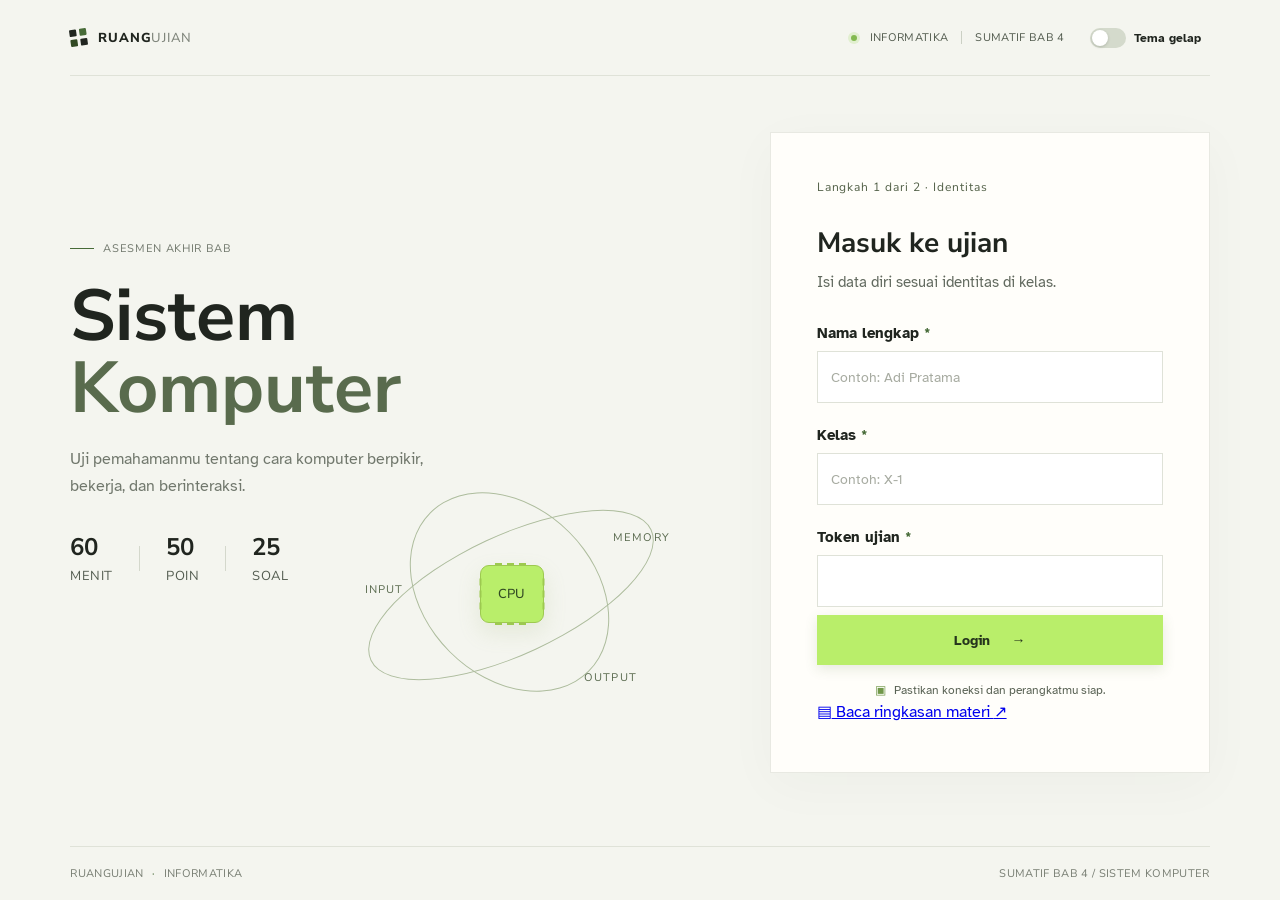
<file: index.html>
<!doctype html>
<html lang="id">
<head>
  <meta charset="utf-8">
  <meta name="viewport" content="width=device-width, initial-scale=1">
  <meta name="theme-color" content="#f4f5ef">
  <title>Sumatif Bab 4 | Sistem Komputer</title>
  <link rel="preconnect" href="https://fonts.googleapis.com">
  <link rel="preconnect" href="https://fonts.gstatic.com" crossorigin>
  <link href="https://fonts.googleapis.com/css2?family=Atkinson+Hyperlegible:wght@400;700&family=Nunito+Sans:wght@400;500;600;700;800&display=swap" rel="stylesheet">
  <script>
    try {
      if (localStorage.getItem("ruang-ujian-theme") === "dark") {
        document.documentElement.dataset.theme = "dark";
      }
    } catch {}
  </script>
  <link rel="stylesheet" href="styles.css">
  <script src="app.js" defer></script>
</head>
<body>
  <a class="skip-link" href="#main-content">Lewati ke isi utama</a>
  <div class="page-shell">
    <header class="topbar">
      <a class="brand" href="#" aria-label="Sumatif Bab 4">
        <span class="brand-mark" aria-hidden="true"><span></span><span></span><span></span><span></span></span>
        <span>RUANG<span class="brand-light">UJIAN</span></span>
      </a>
      <div class="topbar-actions">
        <div class="topbar-meta"><span class="live-dot"></span><span>INFORMATIKA</span><span class="meta-divider"></span><span>SUMATIF BAB 4</span></div>
        <button class="theme-toggle" id="theme-toggle" type="button" role="switch" aria-checked="false" aria-label="Aktifkan mode gelap" title="Aktifkan mode gelap">
          <span class="theme-switch-track" aria-hidden="true"><span></span></span>
          <span>Tema gelap</span>
        </button>
      </div>
    </header>
    <div class="guard-notice" id="guard-notice" role="status" aria-live="polite" hidden>
      <span class="guard-indicator" aria-hidden="true"></span>
      <span id="guard-notice-text">Pengawasan aktif.</span>
      <strong id="guard-count">0 / 3 pelanggaran</strong>
    </div>

    <main id="main-content" tabindex="-1">
      <section class="screen active" id="login-screen" aria-labelledby="login-title">
        <div class="login-layout">
          <div class="intro-panel">
            <p class="eyebrow"><span class="eyebrow-line"></span> ASESMEN AKHIR BAB</p>
            <h1 id="login-title">Sistem<br><span>Komputer</span></h1>
            <p class="intro-copy">Uji pemahamanmu tentang cara komputer berpikir, bekerja, dan berinteraksi.</p>
            <div class="exam-stats">
              <div><strong>60</strong><span>MENIT</span></div>
              <i></i>
              <div><strong>50</strong><span>POIN</span></div>
              <i></i>
              <div><strong>25</strong><span>SOAL</span></div>
            </div>
            <div class="orbit-art" aria-hidden="true">
              <div class="orbit orbit-one"></div><div class="orbit orbit-two"></div>
              <div class="chip"><span>CPU</span><i></i><i></i><i></i><i></i></div>
              <span class="orbit-label label-a">INPUT</span><span class="orbit-label label-b">MEMORY</span><span class="orbit-label label-c">OUTPUT</span>
            </div>
          </div>
          <div class="form-panel">
            <div class="panel-heading"><span class="step-tag">Langkah 1 dari 2 · Identitas</span></div>
            <h2>Masuk ke ujian</h2>
            <p class="muted">Isi data diri sesuai identitas di kelas.</p>
            <form id="login-form">
              <label for="student-name">Nama lengkap <span>*</span></label>
              <input id="student-name" name="name" type="text" placeholder="Contoh: Adi Pratama" autocomplete="name" required>
              <label for="student-class">Kelas <span>*</span></label>
              <input id="student-class" name="class" type="text" placeholder="Contoh: X-1" required>
              <label for="exam-token">Token ujian <span>*</span></label>
              <input id="exam-token" name="token" type="password" autocomplete="off" minlength="6" maxlength="6" aria-describedby="token-error" required>
              <p class="token-error" id="token-error" role="alert" hidden>Token tidak sesuai. Periksa kembali token dari guru.</p>
              <button class="button button-primary button-full" type="submit">Login <span aria-hidden="true">→</span></button>
              <p class="form-note"><span aria-hidden="true">▣</span> Pastikan koneksi dan perangkatmu siap.</p>
              <a class="study-link" href="ringkasan.html"><span aria-hidden="true">▤</span> Baca ringkasan materi <span aria-hidden="true">↗</span></a>
            </form>
          </div>
        </div>
      </section>

      <section class="screen" id="rules-screen" aria-labelledby="rules-title" hidden>
        <div class="content-wrap rules-wrap">
          <p class="eyebrow"><span class="eyebrow-line"></span> SEBELUM MEMULAI</p>
          <h1 id="rules-title">Aturan <span>ujian.</span></h1>
          <p class="intro-copy">Luangkan satu menit untuk membaca ketentuan berikut.</p>
          <div class="rules-list">
            <article class="rule-row"><span class="rule-number">01</span><div><h3>Siapkan alat tulis</h3><p>Jawaban esai ditulis di kertas. Siapkan kertas kosong dan bolpoin masing-masing.</p></div><span class="rule-symbol">✳</span></article>
            <article class="rule-row"><span class="rule-number">02</span><div><h3>Waktu pengerjaan 60 menit</h3><p>Penghitung waktu dimulai saat tombol mulai ditekan. Ujian terkirim otomatis saat waktu habis.</p></div><span class="rule-symbol">◷</span></article>
            <article class="rule-row"><span class="rule-number">03</span><div><h3>Tanyakan kepada guru</h3><p>Jika ada pertanyaan atau kendala, silakan tanyakan langsung kepada guru.</p></div><span class="rule-symbol">↗</span></article>
          </div>
          <div class="rules-footer"><p>Masuk sebagai <strong id="rules-student"></strong></p><button class="button button-primary" id="start-exam">Mulai ujian <span aria-hidden="true">→</span></button></div>
        </div>
      </section>

      <section class="screen exam-screen" id="exam-screen" aria-label="Lembar ujian" hidden>
        <div class="exam-topline">
          <div><p class="eyebrow"><span class="eyebrow-line"></span> SUMATIF BAB 4</p><h1>Lembar <span>ujian.</span></h1><p class="muted"><span id="exam-student"></span> <span class="class-separator">·</span> <span id="exam-class"></span></p></div>
          <div class="timer-box" aria-live="polite"><span class="timer-label">SISA WAKTU</span><strong id="timer">60:00</strong></div>
        </div>
        <div class="exam-progress"><div class="progress-copy"><span>PILIHAN GANDA</span><span id="progress-label">0 / 20 dijawab</span></div><div class="progress-track"><span id="progress-bar"></span></div></div>
        <div class="exam-layout">
          <form id="exam-form">
          <div class="question-section" id="mc-section"><div class="section-heading"><h2>Pilihan ganda</h2><span>01—20 <i>·</i> 50 poin</span></div><div id="mc-questions"></div></div>
          <div class="question-section essay-section" id="essay-section"><div class="section-heading"><h2>Esai</h2><span>21—25 <i>·</i> Tulis di kertas</span></div><p class="essay-instruction">Tuliskan jawaban setiap soal pada kertas. Setelah selesai menulis, centang konfirmasi pada soal tersebut.</p><div id="essay-questions"></div></div>
          <nav class="question-pager" aria-label="Pindah halaman soal">
            <button class="button button-outline" id="previous-question" type="button"><span aria-hidden="true">←</span> Sebelumnya</button>
            <span class="pager-position" id="question-position" aria-live="polite">Soal 01 dari 25</span>
            <button class="button button-primary" id="next-question" type="button">Berikutnya <span aria-hidden="true">→</span></button>
          </nav>
          <div class="submit-row" id="final-submit-row" hidden><p><span class="required-mark">*</span> Centang konfirmasi untuk setiap jawaban esai sebelum dikirim.</p><button class="button button-dark" type="submit">Kumpulkan jawaban <span aria-hidden="true">↗</span></button></div>
          </form>
          <aside class="question-navigator" aria-label="Navigasi soal ujian">
            <div class="navigator-toolbar"><button class="navigator-toggle" id="question-nav-toggle" type="button" aria-expanded="true" aria-controls="question-nav-panel"><span class="navigator-toggle-icon" aria-hidden="true">☷</span> Daftar soal <span class="navigator-count" id="navigator-count">0 / 25 terjawab</span><span class="navigator-chevron" aria-hidden="true">⌄</span></button></div>
            <div class="question-nav-panel" id="question-nav-panel">
              <div class="question-legend" aria-label="Keterangan status soal"><span><i class="legend-dot answered"></i> Sudah dijawab</span><span><i class="legend-dot unanswered"></i> Belum dijawab</span><span><i class="legend-dot doubtful"></i> Ragu-ragu</span></div>
              <div id="question-map"></div>
            </div>
          </aside>
        </div>
      </section>

      <section class="screen result-screen" id="result-screen" aria-labelledby="result-title" hidden>
        <div class="handover-banner"><div><span class="handover-kicker">LANGKAH BERIKUTNYA</span><strong>Serahkan lembar jawaban esai kepada guru.</strong><p>Pastikan nama dan kelas tertulis pada lembar jawabanmu.</p></div><span class="handover-icon" aria-hidden="true">↗</span></div>
        <div class="result-heading"><div><p class="eyebrow"><span class="eyebrow-line"></span> UJIAN SELESAI</p><h1 id="result-title">Hasil <span>ujian.</span></h1><p class="muted"><span id="result-student"></span> <span class="class-separator">·</span> <span id="result-class"></span></p></div><div class="score-block"><span>NILAI PILIHAN GANDA</span><strong><span id="score">0</span><small> / 50</small></strong><span id="score-caption" class="score-caption"></span></div></div>
        <div class="result-summary"><span id="correct-count">0 benar</span><span class="summary-divider"></span><span id="wrong-count">0 salah atau kosong</span></div>
        <div class="review-heading"><h2>Pembahasan</h2><span>JAWABAN PILIHAN GANDA</span></div>
        <div id="answer-review" class="answer-review"></div>
        <div class="essay-receipt"><div><span class="receipt-mark">✓</span><div><strong>Konfirmasi esai tercatat</strong><p>Penilaian esai dilakukan oleh guru dari lembar jawaban tertulis.</p></div></div><button class="button button-outline" id="print-result" type="button"><span aria-hidden="true">▤</span> Cetak hasil</button></div>
        <div class="result-actions"><button class="button button-outline" id="back-to-login" type="button"><span aria-hidden="true">←</span> Kembali ke login</button><button class="button button-primary" id="open-followup" type="button">Halaman lanjutan <span aria-hidden="true">→</span></button></div>
      </section>

      <section class="screen followup-screen" id="followup-screen" aria-labelledby="followup-title" hidden>
        <div class="content-wrap followup-wrap">
          <p class="eyebrow"><span class="eyebrow-line"></span> LANGKAH LANJUTAN</p>
          <h1 id="followup-title">Lembar <span>kerja.</span></h1>
          <p class="followup-copy">Silakan unduh lembar kerja sesuai arahan guru. Penentuan remedial atau pengayaan dilakukan oleh guru.</p>
          <div class="followup-downloads">
            <article class="followup-download remedial-download">
              <div><span class="followup-label">LEMBAR KERJA</span><h2>Remedial</h2><p>Unduh lembar remedial jika diarahkan oleh guru.</p></div>
              <a class="button button-primary" href="LEMBAR%20KERJA%20REMEDIAL%20%E2%80%94%20INFORMATIKA%20KELAS%2010.docx" download="Lembar-Kerja-Remedial.docx"><span aria-hidden="true">↓</span> Unduh lembar remedial</a>
            </article>
            <article class="followup-download enrichment-download">
              <div><span class="followup-label">LEMBAR KERJA</span><h2>Pengayaan</h2><p>Unduh lembar pengayaan jika diarahkan oleh guru.</p></div>
              <a class="button button-primary" href="LEMBAR%20KERJA%20PENGAYAAN%20%E2%80%94%20INFORMATIKA%20KELAS%2010%20.docx" download="Lembar-Kerja-Pengayaan.docx"><span aria-hidden="true">↓</span> Unduh lembar pengayaan</a>
            </article>
          </div>
          <div class="followup-actions"><button class="button button-outline" id="back-to-results" type="button"><span aria-hidden="true">←</span> Kembali ke hasil</button></div>
        </div>
      </section>

      <section class="screen lockout-screen" id="lockout-screen" aria-labelledby="lockout-title" hidden>
        <div class="lockout-content">
          <span class="lockout-mark" aria-hidden="true">!</span>
          <p class="eyebrow"><span class="eyebrow-line"></span> AKSES UJIAN DIHENTIKAN</p>
          <h1 id="lockout-title">Ujian <span>dikunci.</span></h1>
          <p id="lockout-message">Batas tiga pelanggaran telah tercapai. Ujian tidak dapat dibuka lagi di browser ini.</p>
          <p class="lockout-help">Silakan hubungi guru untuk mendapatkan bantuan.</p>
          <button class="button button-outline teacher-unlock-button" id="open-teacher-unlock" type="button">Keluar / buka kunci guru</button>
        </div>
      </section>
    </main>
    <footer class="site-footer"><span>RUANGUJIAN <span class="footer-dot">·</span> INFORMATIKA</span><span>SUMATIF BAB 4 / SISTEM KOMPUTER</span></footer>
  </div>
  <dialog id="confirm-dialog" class="confirm-dialog">
    <form method="dialog"><span class="step-tag">KONFIRMASI</span><h2>Kumpulkan jawaban?</h2><p id="confirm-message">Pastikan semua jawaban sudah terisi.</p><div class="dialog-actions"><button class="button button-outline" value="cancel">Periksa lagi</button><button class="button button-dark" id="confirm-submit" value="submit">Kumpulkan</button></div></form>
  </dialog>
  <dialog id="violation-dialog" class="confirm-dialog violation-dialog" aria-labelledby="violation-title">
    <div><span class="step-tag" id="violation-count">PERINGATAN 1 DARI 3</span><h2 id="violation-title">Tetap di halaman ujian</h2><p id="violation-message">Pelanggaran tercatat.</p><p class="violation-instruction">Kembali ke layar penuh untuk melanjutkan ujian.</p><p class="violation-error" id="fullscreen-error" hidden>Browser tidak dapat membuka layar penuh. Coba tekan tombol kembali sekali lagi.</p><div class="dialog-actions"><button class="button button-dark" id="resume-exam" type="button">Kembali ke ujian</button></div></div>
  </dialog>
  <dialog id="teacher-unlock-dialog" class="confirm-dialog teacher-unlock-dialog" aria-labelledby="teacher-unlock-title">
    <form id="teacher-unlock-form">
      <span class="step-tag">AKSES KHUSUS GURU</span>
      <h2 id="teacher-unlock-title">Buka kunci ujian</h2>
      <p>Masukkan kata sandi guru untuk menghapus kunci pada browser ini.</p>
      <label for="teacher-password">Kata sandi guru</label>
      <input id="teacher-password" name="password" type="password" autocomplete="current-password" required>
      <p class="unlock-error" id="teacher-unlock-error" role="alert" hidden>Kata sandi tidak sesuai. Silakan coba lagi.</p>
      <div class="dialog-actions"><button class="button button-outline" id="cancel-teacher-unlock" type="button">Batal</button><button class="button button-dark" type="submit">Buka kunci</button></div>
    </form>
  </dialog>
</body>
</html>
</file>
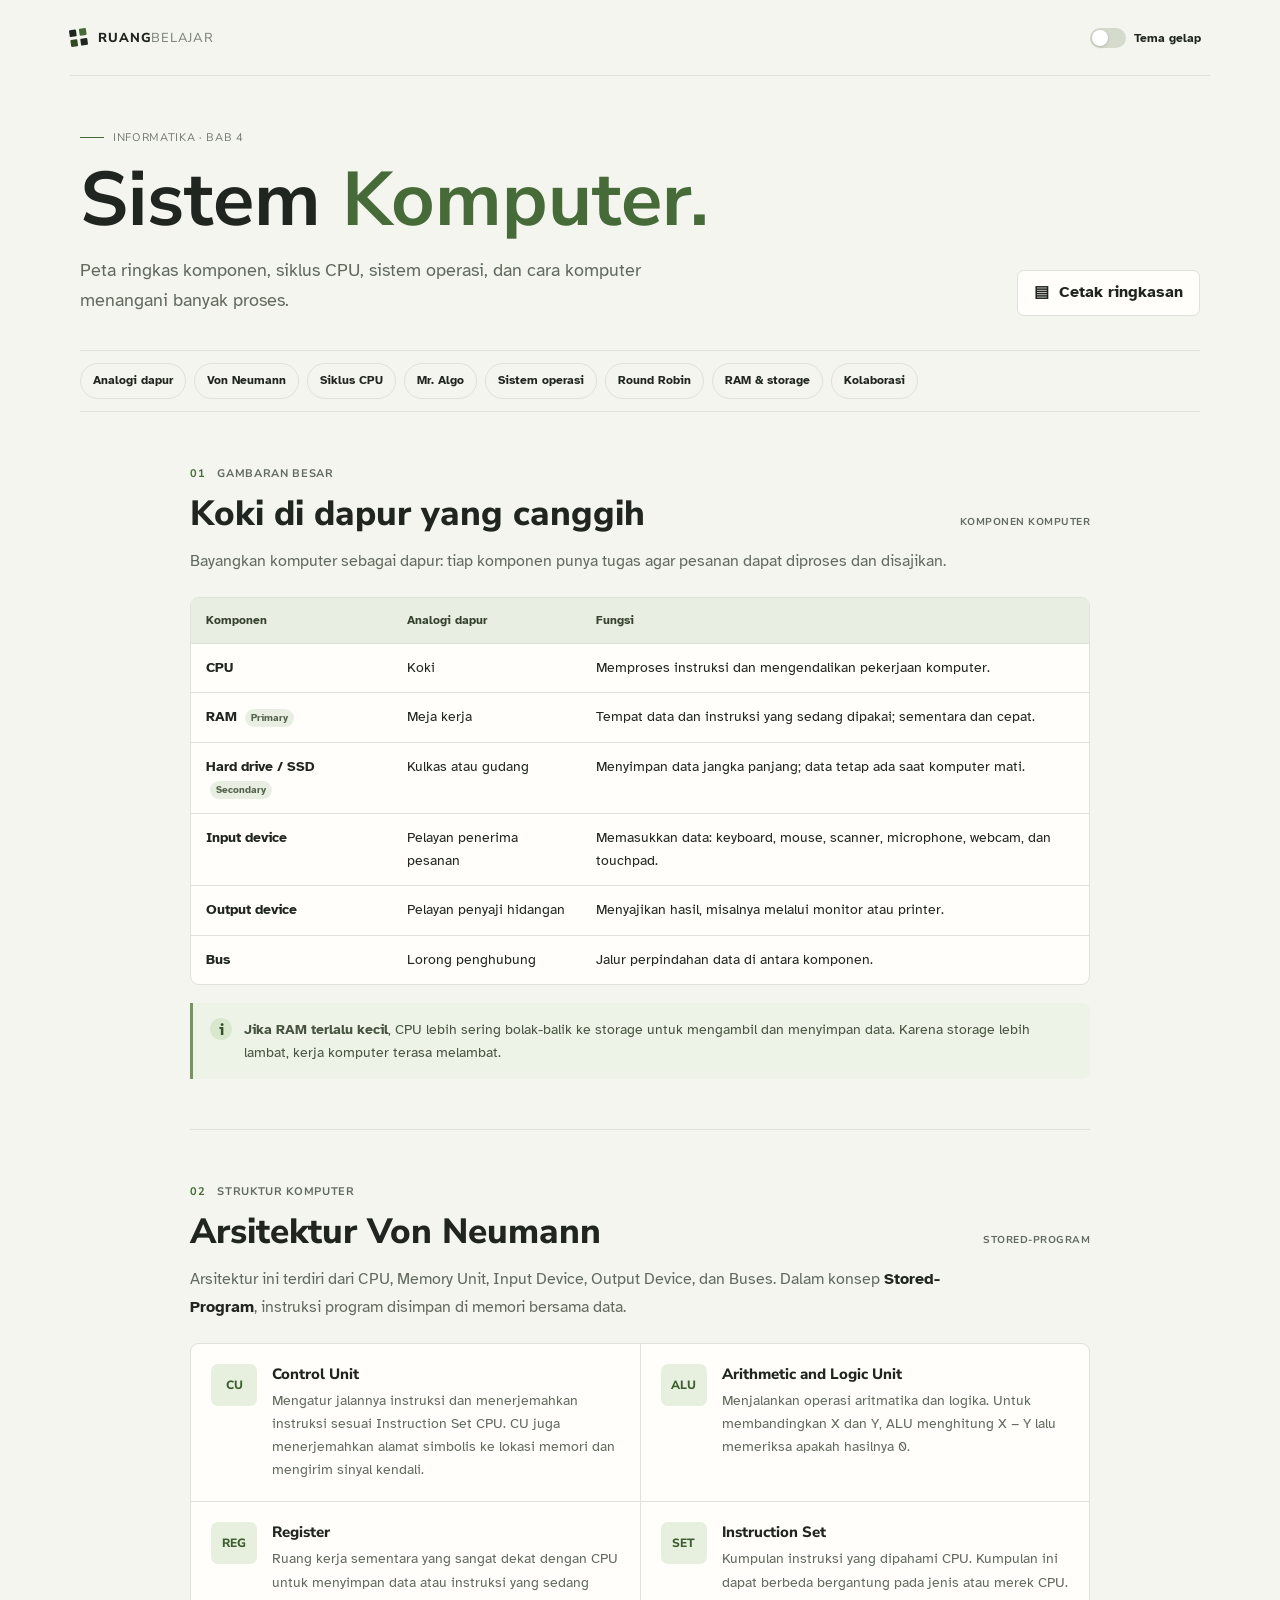
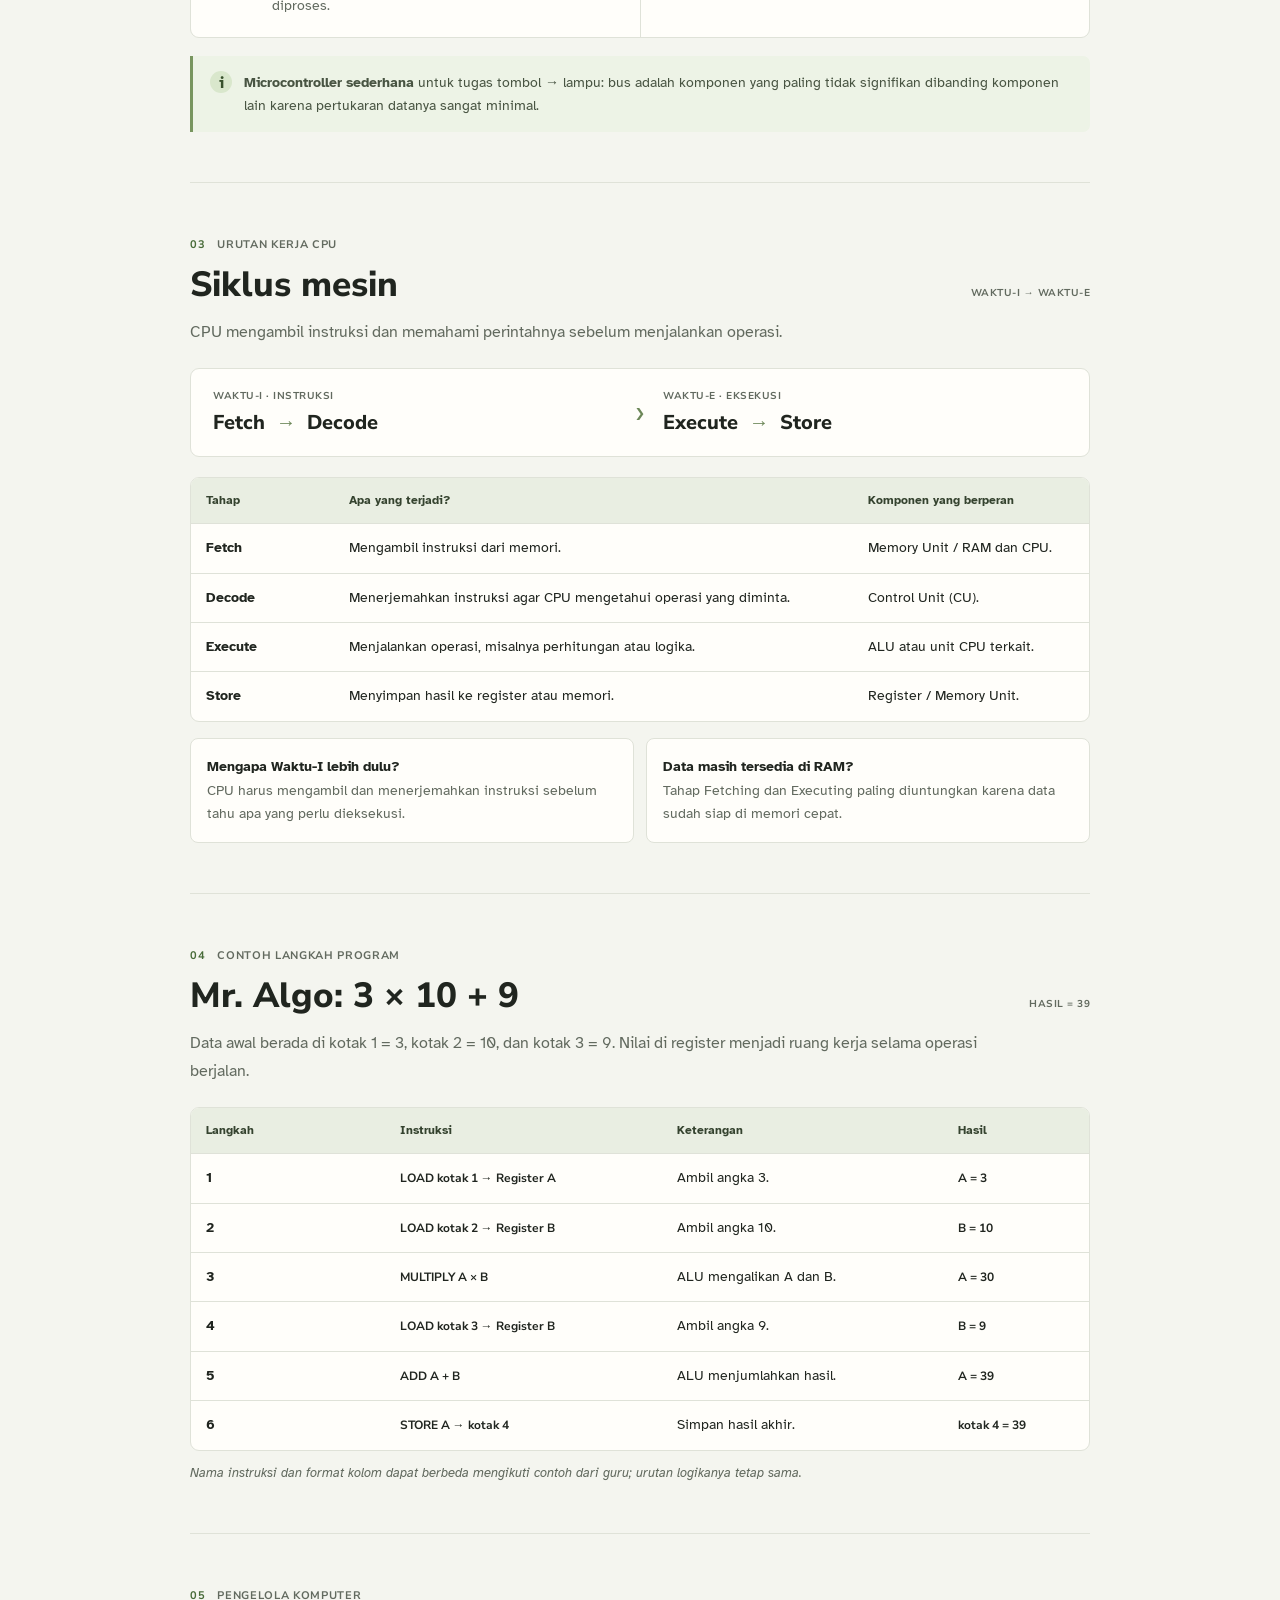
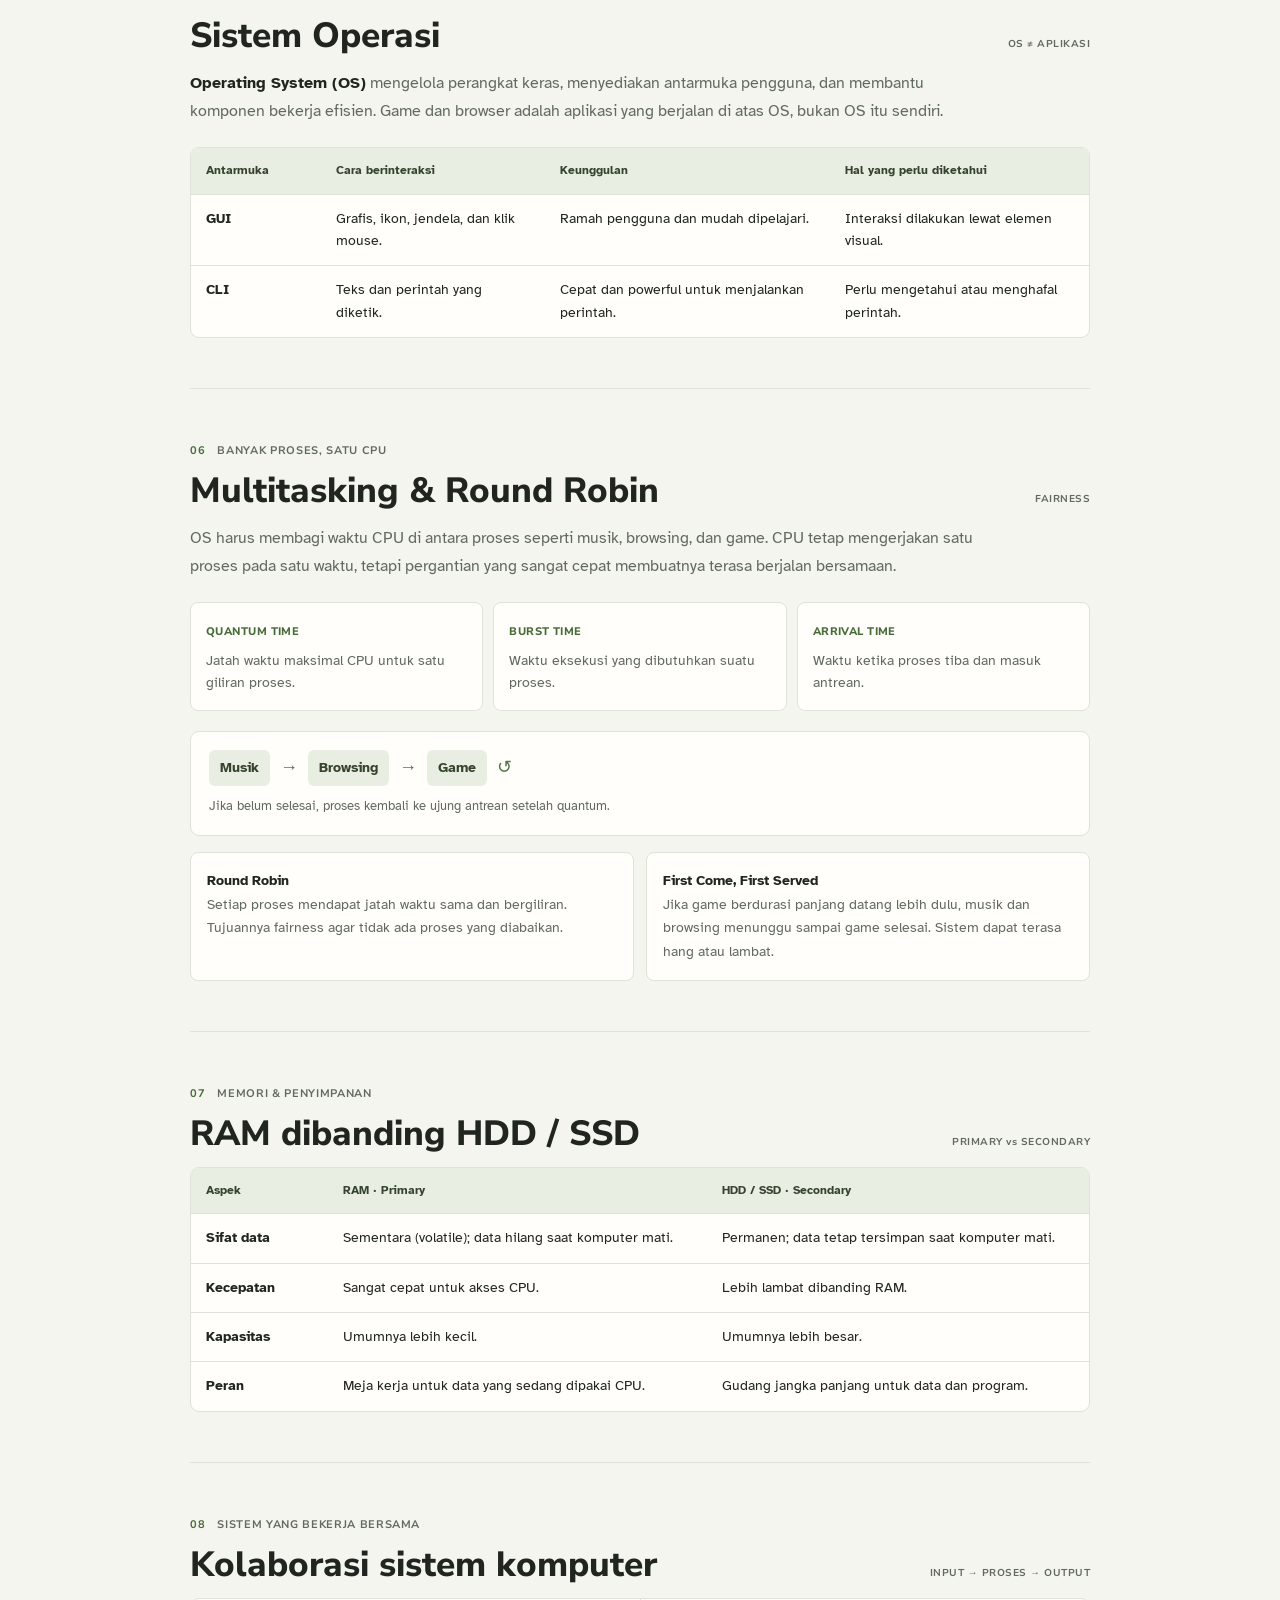
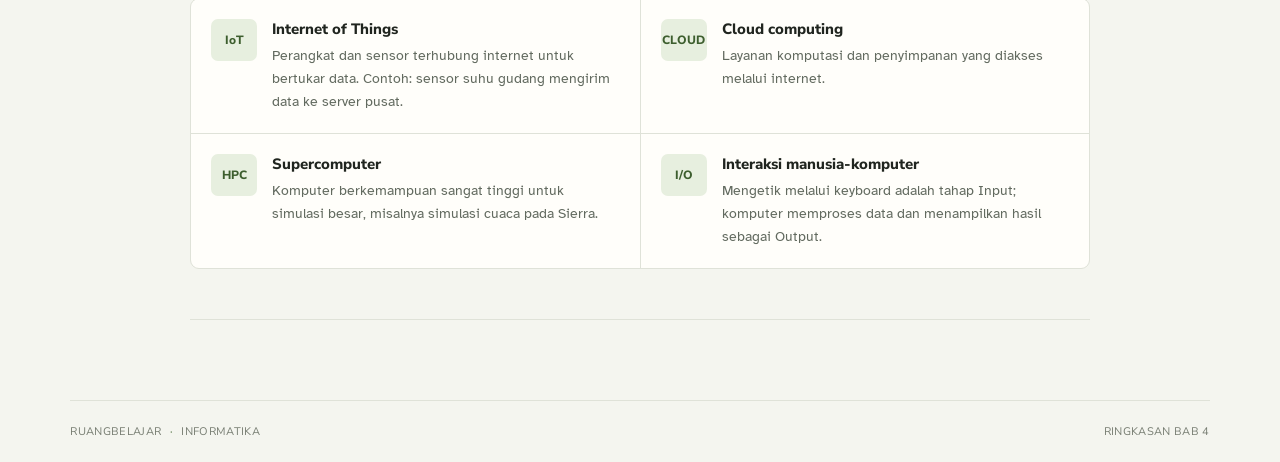
<file: ringkasan/index.html>
<!doctype html>
<html lang="id">
<head>
  <meta charset="utf-8">
  <meta name="viewport" content="width=device-width, initial-scale=1">
  <meta name="theme-color" content="#f4f5ef">
  <title>Ringkasan Materi | Sistem Komputer</title>
  <link rel="preconnect" href="https://fonts.googleapis.com">
  <link rel="preconnect" href="https://fonts.gstatic.com" crossorigin>
  <link href="https://fonts.googleapis.com/css2?family=Atkinson+Hyperlegible:wght@400;700&family=Nunito+Sans:wght@400;500;600;700;800&display=swap" rel="stylesheet">
  <script>
    try {
      if (localStorage.getItem("ruang-ujian-theme") === "dark") {
        document.documentElement.dataset.theme = "dark";
      }
    } catch {}
  </script>
  <link rel="stylesheet" href="../styles.css">
  <link rel="stylesheet" href="../ringkasan.css">
  <script src="../ringkasan.js" defer></script>
</head>
<body>
  <a class="skip-link" href="#main-content">Lewati ke ringkasan</a>
  <div class="page-shell summary-shell">
    <header class="topbar">
      <div class="brand" aria-label="Ruang Belajar">
        <span class="brand-mark" aria-hidden="true"><span></span><span></span><span></span><span></span></span>
        <span>RUANG<span class="brand-light">BELAJAR</span></span>
      </div>
      <div class="topbar-actions summary-actions">
        <button class="theme-toggle" id="theme-toggle" type="button" role="switch" aria-checked="false" aria-label="Aktifkan mode gelap" title="Aktifkan mode gelap">
          <span class="theme-switch-track" aria-hidden="true"><span></span></span>
          <span>Tema gelap</span>
        </button>
      </div>
    </header>

    <main class="summary-main" id="main-content" tabindex="-1">
      <section class="summary-hero" aria-labelledby="summary-title">
        <div>
          <p class="eyebrow"><span class="eyebrow-line"></span> INFORMATIKA · BAB 4</p>
          <h1 id="summary-title">Sistem <span>Komputer.</span></h1>
          <p class="summary-lede">Peta ringkas komponen, siklus CPU, sistem operasi, dan cara komputer menangani banyak proses.</p>
        </div>
        <button class="print-button" id="print-summary" type="button"><span aria-hidden="true">▤</span> Cetak ringkasan</button>
      </section>

      <nav class="summary-nav" aria-label="Daftar topik ringkasan">
        <a href="#analogi">Analogi dapur</a>
        <a href="#arsitektur">Von Neumann</a>
        <a href="#siklus">Siklus CPU</a>
        <a href="#mr-algo">Mr. Algo</a>
        <a href="#sistem-operasi">Sistem operasi</a>
        <a href="#multitasking">Round Robin</a>
        <a href="#penyimpanan">RAM &amp; storage</a>
        <a href="#kolaborasi">Kolaborasi</a>
      </nav>

      <div class="summary-content">
        <section class="study-section" id="analogi" aria-labelledby="analogi-title">
          <div class="section-kicker"><span>01</span><span>GAMBARAN BESAR</span></div>
          <div class="section-title-row"><h2 id="analogi-title">Koki di dapur yang canggih</h2><span class="section-tag">KOMPONEN KOMPUTER</span></div>
          <p class="section-intro">Bayangkan komputer sebagai dapur: tiap komponen punya tugas agar pesanan dapat diproses dan disajikan.</p>
          <div class="table-wrap"><table><thead><tr><th scope="col">Komponen</th><th scope="col">Analogi dapur</th><th scope="col">Fungsi</th></tr></thead><tbody>
            <tr><th scope="row">CPU</th><td>Koki</td><td>Memproses instruksi dan mengendalikan pekerjaan komputer.</td></tr>
            <tr><th scope="row">RAM <span class="term-note">Primary</span></th><td>Meja kerja</td><td>Tempat data dan instruksi yang sedang dipakai; sementara dan cepat.</td></tr>
            <tr><th scope="row">Hard drive / SSD <span class="term-note">Secondary</span></th><td>Kulkas atau gudang</td><td>Menyimpan data jangka panjang; data tetap ada saat komputer mati.</td></tr>
            <tr><th scope="row">Input device</th><td>Pelayan penerima pesanan</td><td>Memasukkan data: keyboard, mouse, scanner, microphone, webcam, dan touchpad.</td></tr>
            <tr><th scope="row">Output device</th><td>Pelayan penyaji hidangan</td><td>Menyajikan hasil, misalnya melalui monitor atau printer.</td></tr>
            <tr><th scope="row">Bus</th><td>Lorong penghubung</td><td>Jalur perpindahan data di antara komponen.</td></tr>
          </tbody></table></div>
          <aside class="insight-note"><span class="note-mark" aria-hidden="true">i</span><p><strong>Jika RAM terlalu kecil</strong>, CPU lebih sering bolak-balik ke storage untuk mengambil dan menyimpan data. Karena storage lebih lambat, kerja komputer terasa melambat.</p></aside>
        </section>

        <section class="study-section" id="arsitektur" aria-labelledby="arsitektur-title">
          <div class="section-kicker"><span>02</span><span>STRUKTUR KOMPUTER</span></div>
          <div class="section-title-row"><h2 id="arsitektur-title">Arsitektur Von Neumann</h2><span class="section-tag">STORED-PROGRAM</span></div>
          <p class="section-intro">Arsitektur ini terdiri dari CPU, Memory Unit, Input Device, Output Device, dan Buses. Dalam konsep <strong>Stored-Program</strong>, instruksi program disimpan di memori bersama data.</p>
          <div class="component-grid">
            <article class="component-item"><span class="component-code">CU</span><div><h3>Control Unit</h3><p>Mengatur jalannya instruksi dan menerjemahkan instruksi sesuai Instruction Set CPU. CU juga menerjemahkan alamat simbolis ke lokasi memori dan mengirim sinyal kendali.</p></div></article>
            <article class="component-item"><span class="component-code">ALU</span><div><h3>Arithmetic and Logic Unit</h3><p>Menjalankan operasi aritmatika dan logika. Untuk membandingkan X dan Y, ALU menghitung X − Y lalu memeriksa apakah hasilnya 0.</p></div></article>
            <article class="component-item"><span class="component-code">REG</span><div><h3>Register</h3><p>Ruang kerja sementara yang sangat dekat dengan CPU untuk menyimpan data atau instruksi yang sedang diproses.</p></div></article>
            <article class="component-item"><span class="component-code">SET</span><div><h3>Instruction Set</h3><p>Kumpulan instruksi yang dipahami CPU. Kumpulan ini dapat berbeda bergantung pada jenis atau merek CPU.</p></div></article>
          </div>
          <aside class="insight-note"><span class="note-mark" aria-hidden="true">i</span><p><strong>Microcontroller sederhana</strong> untuk tugas tombol → lampu: bus adalah komponen yang paling tidak signifikan dibanding komponen lain karena pertukaran datanya sangat minimal.</p></aside>
        </section>

        <section class="study-section" id="siklus" aria-labelledby="siklus-title">
          <div class="section-kicker"><span>03</span><span>URUTAN KERJA CPU</span></div>
          <div class="section-title-row"><h2 id="siklus-title">Siklus mesin</h2><span class="section-tag">WAKTU-I → WAKTU-E</span></div>
          <p class="section-intro">CPU mengambil instruksi dan memahami perintahnya sebelum menjalankan operasi.</p>
          <div class="cycle-band"><div><span>WAKTU-I · INSTRUKSI</span><strong>Fetch <i>→</i> Decode</strong></div><span class="cycle-divider" aria-hidden="true">›</span><div><span>WAKTU-E · EKSEKUSI</span><strong>Execute <i>→</i> Store</strong></div></div>
          <div class="table-wrap"><table><thead><tr><th scope="col">Tahap</th><th scope="col">Apa yang terjadi?</th><th scope="col">Komponen yang berperan</th></tr></thead><tbody>
            <tr><th scope="row">Fetch</th><td>Mengambil instruksi dari memori.</td><td>Memory Unit / RAM dan CPU.</td></tr>
            <tr><th scope="row">Decode</th><td>Menerjemahkan instruksi agar CPU mengetahui operasi yang diminta.</td><td>Control Unit (CU).</td></tr>
            <tr><th scope="row">Execute</th><td>Menjalankan operasi, misalnya perhitungan atau logika.</td><td>ALU atau unit CPU terkait.</td></tr>
            <tr><th scope="row">Store</th><td>Menyimpan hasil ke register atau memori.</td><td>Register / Memory Unit.</td></tr>
          </tbody></table></div>
          <div class="two-facts"><p><strong>Mengapa Waktu-I lebih dulu?</strong><br>CPU harus mengambil dan menerjemahkan instruksi sebelum tahu apa yang perlu dieksekusi.</p><p><strong>Data masih tersedia di RAM?</strong><br>Tahap Fetching dan Executing paling diuntungkan karena data sudah siap di memori cepat.</p></div>
        </section>

        <section class="study-section" id="mr-algo" aria-labelledby="mr-algo-title">
          <div class="section-kicker"><span>04</span><span>CONTOH LANGKAH PROGRAM</span></div>
          <div class="section-title-row"><h2 id="mr-algo-title">Mr. Algo: 3 × 10 + 9</h2><span class="section-tag">HASIL = 39</span></div>
          <p class="section-intro">Data awal berada di kotak 1 = 3, kotak 2 = 10, dan kotak 3 = 9. Nilai di register menjadi ruang kerja selama operasi berjalan.</p>
          <div class="table-wrap"><table class="algo-table"><thead><tr><th scope="col">Langkah</th><th scope="col">Instruksi</th><th scope="col">Keterangan</th><th scope="col">Hasil</th></tr></thead><tbody>
            <tr><th scope="row">1</th><td><code>LOAD kotak 1 → Register A</code></td><td>Ambil angka 3.</td><td><code>A = 3</code></td></tr>
            <tr><th scope="row">2</th><td><code>LOAD kotak 2 → Register B</code></td><td>Ambil angka 10.</td><td><code>B = 10</code></td></tr>
            <tr><th scope="row">3</th><td><code>MULTIPLY A × B</code></td><td>ALU mengalikan A dan B.</td><td><code>A = 30</code></td></tr>
            <tr><th scope="row">4</th><td><code>LOAD kotak 3 → Register B</code></td><td>Ambil angka 9.</td><td><code>B = 9</code></td></tr>
            <tr><th scope="row">5</th><td><code>ADD A + B</code></td><td>ALU menjumlahkan hasil.</td><td><code>A = 39</code></td></tr>
            <tr><th scope="row">6</th><td><code>STORE A → kotak 4</code></td><td>Simpan hasil akhir.</td><td><code>kotak 4 = 39</code></td></tr>
          </tbody></table></div>
          <p class="teacher-note">Nama instruksi dan format kolom dapat berbeda mengikuti contoh dari guru; urutan logikanya tetap sama.</p>
        </section>

        <section class="study-section" id="sistem-operasi" aria-labelledby="sistem-operasi-title">
          <div class="section-kicker"><span>05</span><span>PENGELOLA KOMPUTER</span></div>
          <div class="section-title-row"><h2 id="sistem-operasi-title">Sistem Operasi</h2><span class="section-tag">OS ≠ APLIKASI</span></div>
          <p class="section-intro"><strong>Operating System (OS)</strong> mengelola perangkat keras, menyediakan antarmuka pengguna, dan membantu komponen bekerja efisien. Game dan browser adalah aplikasi yang berjalan di atas OS, bukan OS itu sendiri.</p>
          <div class="table-wrap"><table><thead><tr><th scope="col">Antarmuka</th><th scope="col">Cara berinteraksi</th><th scope="col">Keunggulan</th><th scope="col">Hal yang perlu diketahui</th></tr></thead><tbody>
            <tr><th scope="row">GUI</th><td>Grafis, ikon, jendela, dan klik mouse.</td><td>Ramah pengguna dan mudah dipelajari.</td><td>Interaksi dilakukan lewat elemen visual.</td></tr>
            <tr><th scope="row">CLI</th><td>Teks dan perintah yang diketik.</td><td>Cepat dan powerful untuk menjalankan perintah.</td><td>Perlu mengetahui atau menghafal perintah.</td></tr>
          </tbody></table></div>
        </section>

        <section class="study-section" id="multitasking" aria-labelledby="multitasking-title">
          <div class="section-kicker"><span>06</span><span>BANYAK PROSES, SATU CPU</span></div>
          <div class="section-title-row"><h2 id="multitasking-title">Multitasking &amp; Round Robin</h2><span class="section-tag">FAIRNESS</span></div>
          <p class="section-intro">OS harus membagi waktu CPU di antara proses seperti musik, browsing, dan game. CPU tetap mengerjakan satu proses pada satu waktu, tetapi pergantian yang sangat cepat membuatnya terasa berjalan bersamaan.</p>
          <div class="term-grid">
            <article><span>QUANTUM TIME</span><p>Jatah waktu maksimal CPU untuk satu giliran proses.</p></article>
            <article><span>BURST TIME</span><p>Waktu eksekusi yang dibutuhkan suatu proses.</p></article>
            <article><span>ARRIVAL TIME</span><p>Waktu ketika proses tiba dan masuk antrean.</p></article>
          </div>
          <div class="round-robin-flow" aria-label="Alur Round Robin"><span>Musik</span><i>→</i><span>Browsing</span><i>→</i><span>Game</span><i>↺</i><small>Jika belum selesai, proses kembali ke ujung antrean setelah quantum.</small></div>
          <div class="two-facts"><p><strong>Round Robin</strong><br>Setiap proses mendapat jatah waktu sama dan bergiliran. Tujuannya fairness agar tidak ada proses yang diabaikan.</p><p><strong>First Come, First Served</strong><br>Jika game berdurasi panjang datang lebih dulu, musik dan browsing menunggu sampai game selesai. Sistem dapat terasa hang atau lambat.</p></div>
        </section>

        <section class="study-section" id="penyimpanan" aria-labelledby="penyimpanan-title">
          <div class="section-kicker"><span>07</span><span>MEMORI &amp; PENYIMPANAN</span></div>
          <div class="section-title-row"><h2 id="penyimpanan-title">RAM dibanding HDD / SSD</h2><span class="section-tag">PRIMARY vs SECONDARY</span></div>
          <div class="table-wrap"><table><thead><tr><th scope="col">Aspek</th><th scope="col">RAM · Primary</th><th scope="col">HDD / SSD · Secondary</th></tr></thead><tbody>
            <tr><th scope="row">Sifat data</th><td>Sementara (volatile); data hilang saat komputer mati.</td><td>Permanen; data tetap tersimpan saat komputer mati.</td></tr>
            <tr><th scope="row">Kecepatan</th><td>Sangat cepat untuk akses CPU.</td><td>Lebih lambat dibanding RAM.</td></tr>
            <tr><th scope="row">Kapasitas</th><td>Umumnya lebih kecil.</td><td>Umumnya lebih besar.</td></tr>
            <tr><th scope="row">Peran</th><td>Meja kerja untuk data yang sedang dipakai CPU.</td><td>Gudang jangka panjang untuk data dan program.</td></tr>
          </tbody></table></div>
        </section>

        <section class="study-section" id="kolaborasi" aria-labelledby="kolaborasi-title">
          <div class="section-kicker"><span>08</span><span>SISTEM YANG BEKERJA BERSAMA</span></div>
          <div class="section-title-row"><h2 id="kolaborasi-title">Kolaborasi sistem komputer</h2><span class="section-tag">INPUT → PROSES → OUTPUT</span></div>
          <div class="component-grid collaboration-grid">
            <article class="component-item"><span class="component-code">IoT</span><div><h3>Internet of Things</h3><p>Perangkat dan sensor terhubung internet untuk bertukar data. Contoh: sensor suhu gudang mengirim data ke server pusat.</p></div></article>
            <article class="component-item"><span class="component-code">CLOUD</span><div><h3>Cloud computing</h3><p>Layanan komputasi dan penyimpanan yang diakses melalui internet.</p></div></article>
            <article class="component-item"><span class="component-code">HPC</span><div><h3>Supercomputer</h3><p>Komputer berkemampuan sangat tinggi untuk simulasi besar, misalnya simulasi cuaca pada Sierra.</p></div></article>
            <article class="component-item"><span class="component-code">I/O</span><div><h3>Interaksi manusia-komputer</h3><p>Mengetik melalui keyboard adalah tahap Input; komputer memproses data dan menampilkan hasil sebagai Output.</p></div></article>
          </div>
        </section>

      </div>
    </main>

    <footer class="site-footer summary-footer"><span>RUANGBELAJAR <span class="footer-dot">·</span> INFORMATIKA</span><span>RINGKASAN BAB 4</span></footer>
  </div>
</body>
</html>
</file>
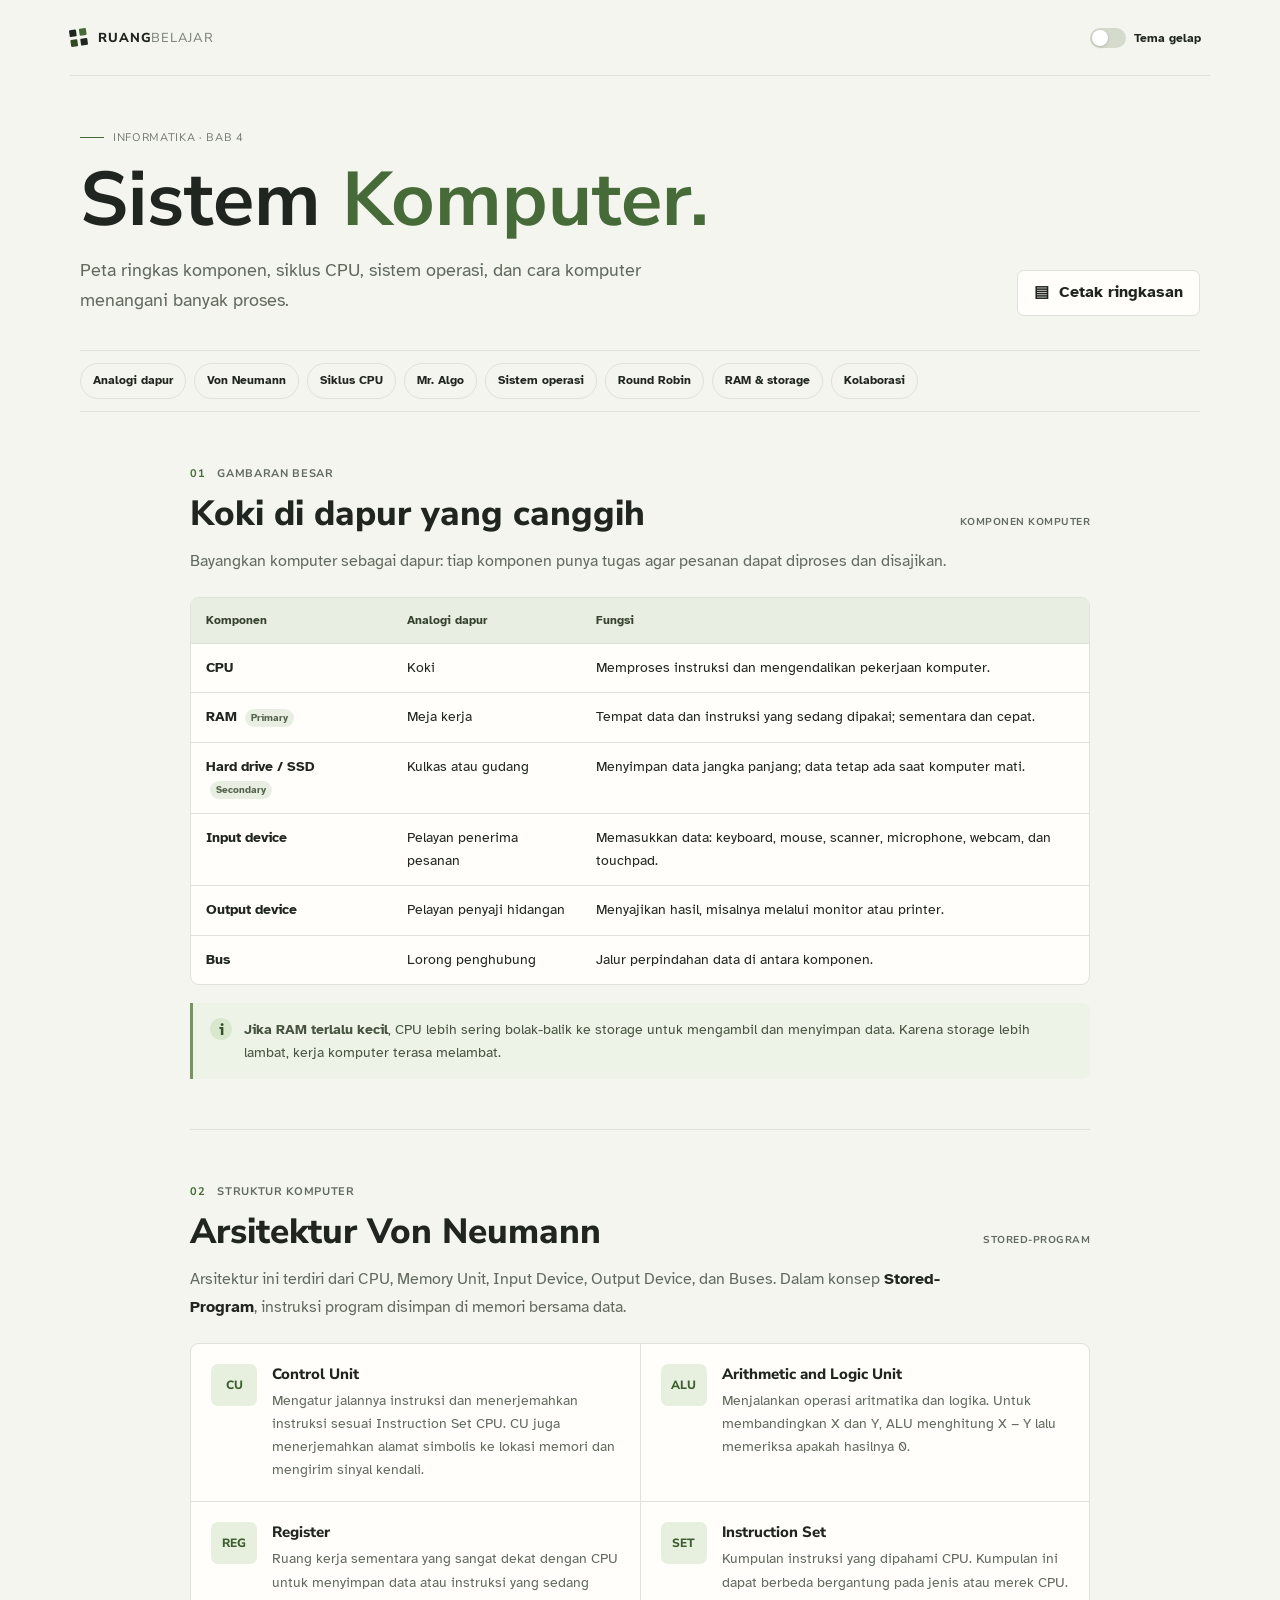
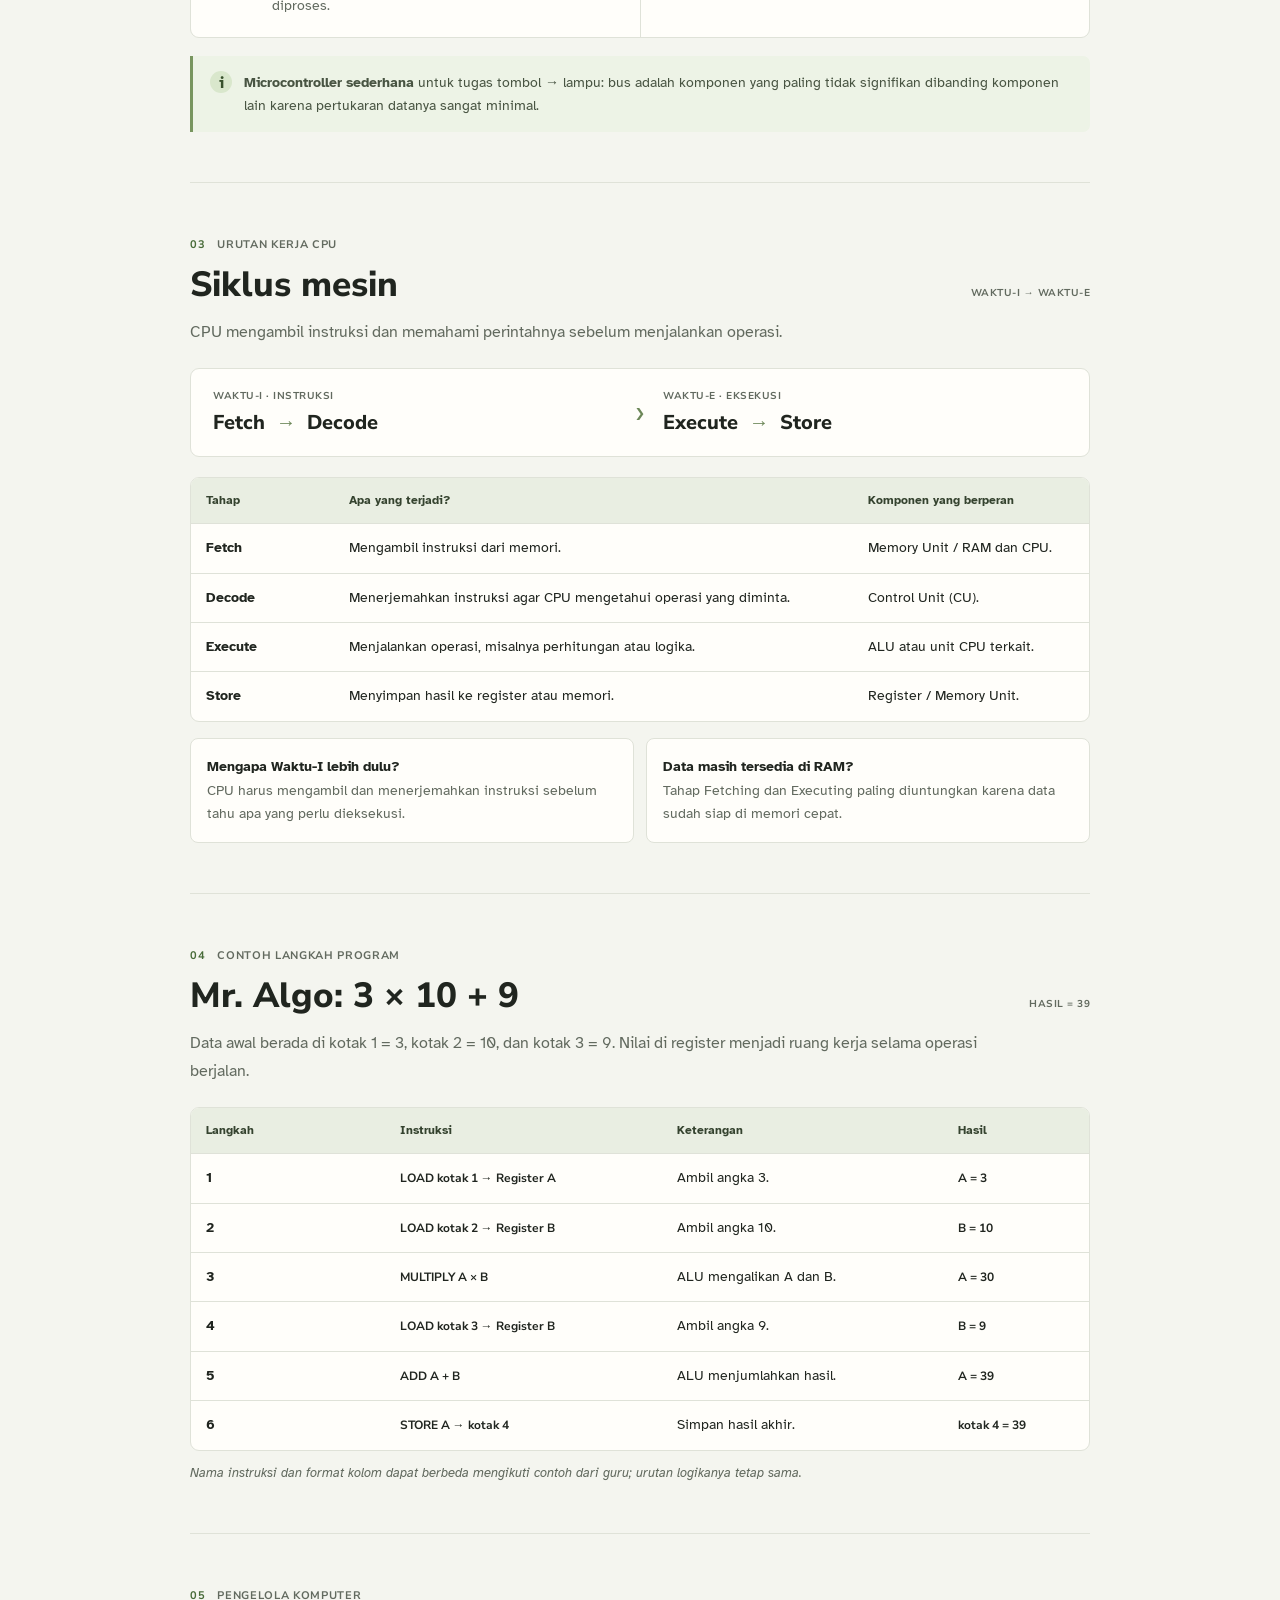
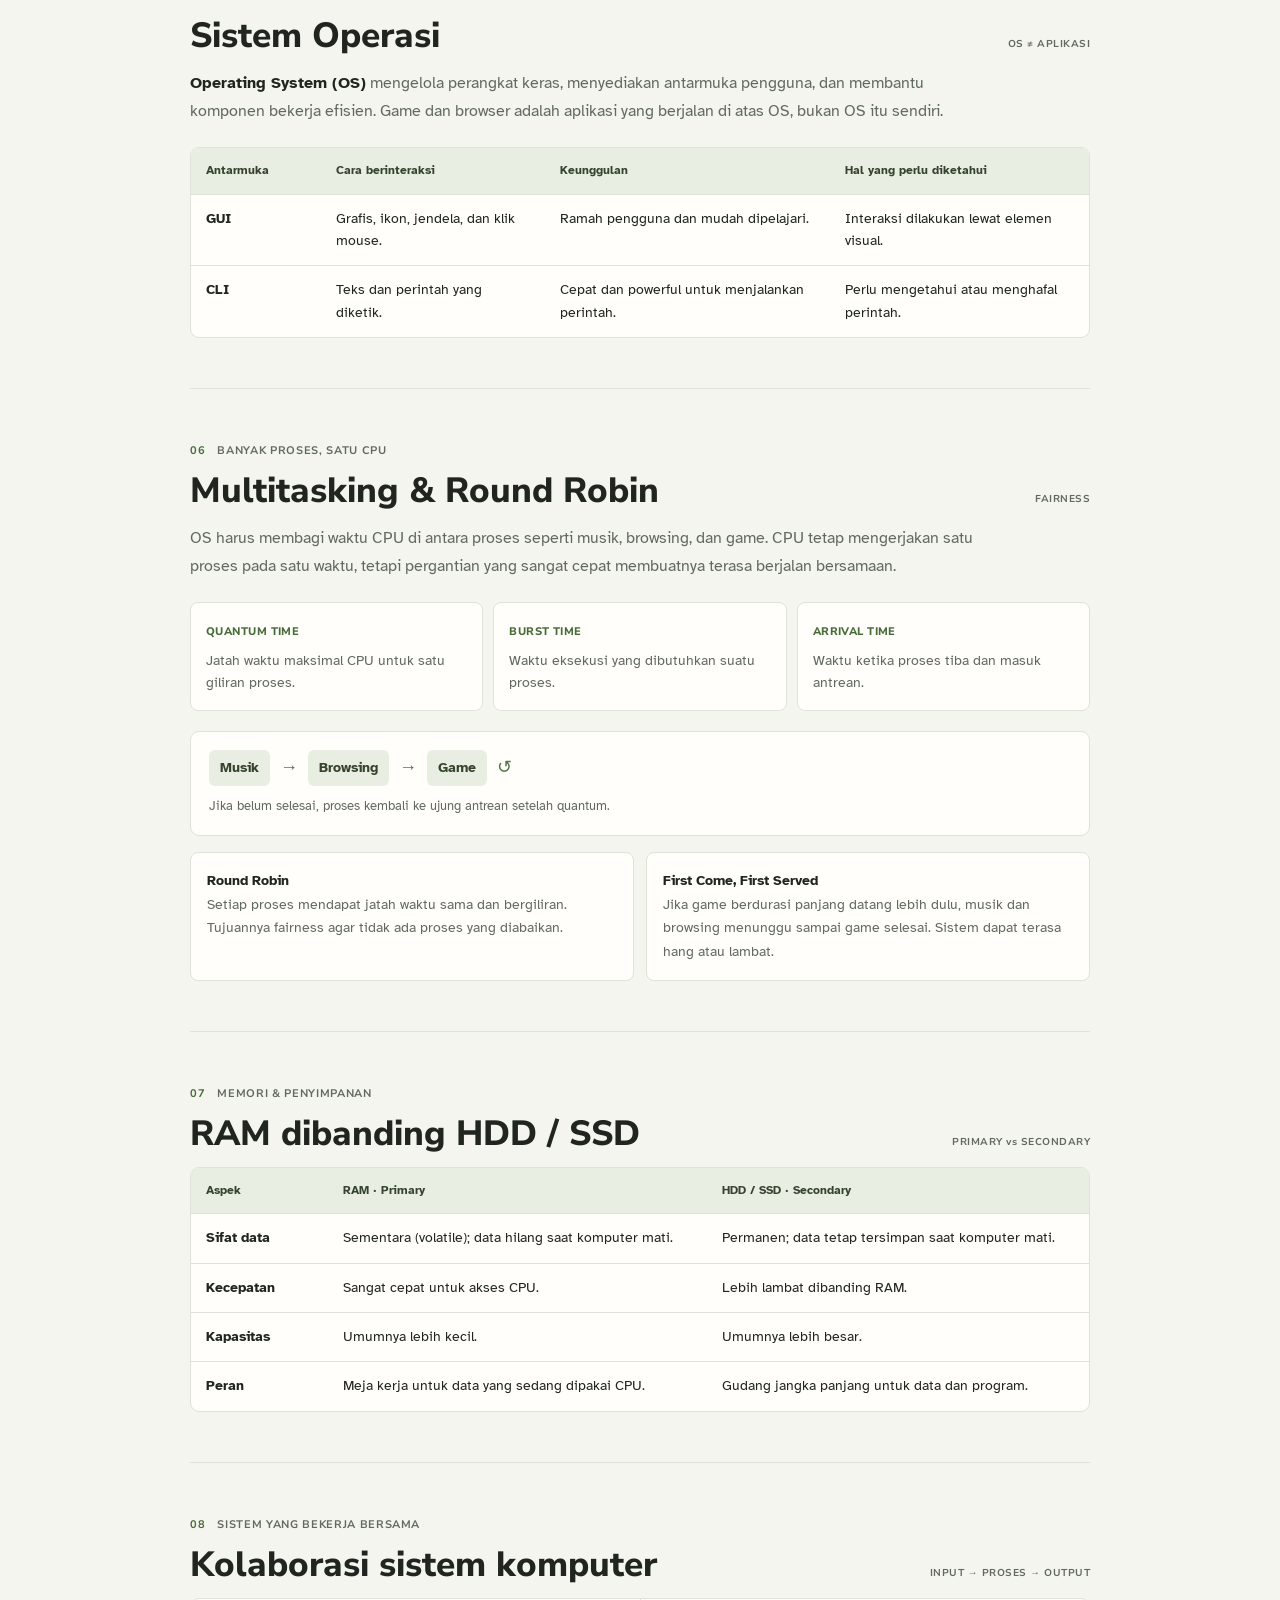
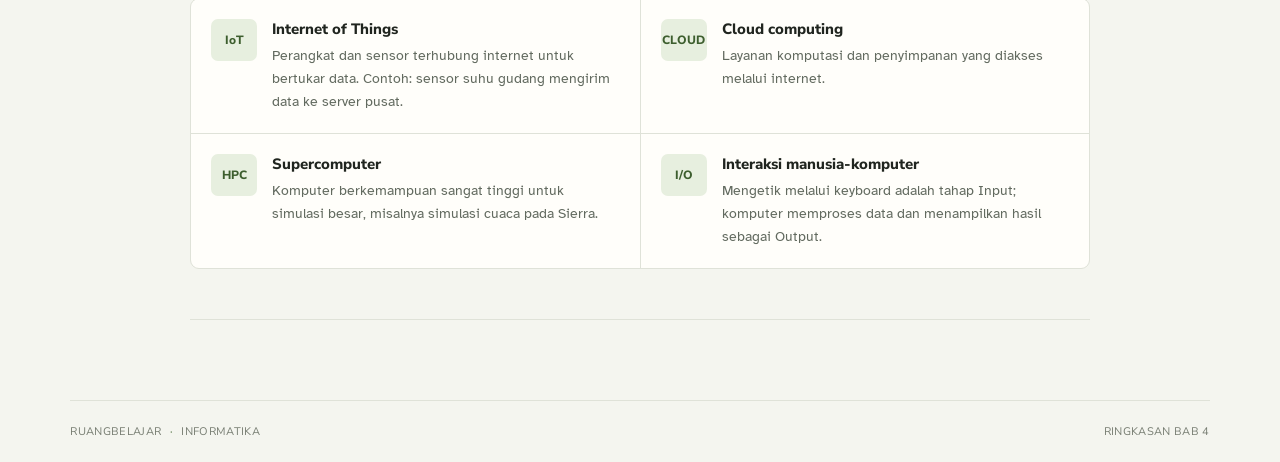
<file: ringkasan.html>
<!doctype html>
<html lang="id">
<head>
  <meta charset="utf-8">
  <meta name="viewport" content="width=device-width, initial-scale=1">
  <meta name="theme-color" content="#f4f5ef">
  <title>Ringkasan Materi | Sistem Komputer</title>
  <link rel="preconnect" href="https://fonts.googleapis.com">
  <link rel="preconnect" href="https://fonts.gstatic.com" crossorigin>
  <link href="https://fonts.googleapis.com/css2?family=Atkinson+Hyperlegible:wght@400;700&family=Nunito+Sans:wght@400;500;600;700;800&display=swap" rel="stylesheet">
  <script>
    try {
      if (localStorage.getItem("ruang-ujian-theme") === "dark") {
        document.documentElement.dataset.theme = "dark";
      }
    } catch {}
  </script>
  <link rel="stylesheet" href="styles.css">
  <link rel="stylesheet" href="ringkasan.css">
  <script src="ringkasan.js" defer></script>
</head>
<body>
  <a class="skip-link" href="#main-content">Lewati ke ringkasan</a>
  <div class="page-shell summary-shell">
    <header class="topbar">
      <div class="brand" aria-label="Ruang Belajar">
        <span class="brand-mark" aria-hidden="true"><span></span><span></span><span></span><span></span></span>
        <span>RUANG<span class="brand-light">BELAJAR</span></span>
      </div>
      <div class="topbar-actions summary-actions">
        <button class="theme-toggle" id="theme-toggle" type="button" role="switch" aria-checked="false" aria-label="Aktifkan mode gelap" title="Aktifkan mode gelap">
          <span class="theme-switch-track" aria-hidden="true"><span></span></span>
          <span>Tema gelap</span>
        </button>
      </div>
    </header>

    <main class="summary-main" id="main-content" tabindex="-1">
      <section class="summary-hero" aria-labelledby="summary-title">
        <div>
          <p class="eyebrow"><span class="eyebrow-line"></span> INFORMATIKA · BAB 4</p>
          <h1 id="summary-title">Sistem <span>Komputer.</span></h1>
          <p class="summary-lede">Peta ringkas komponen, siklus CPU, sistem operasi, dan cara komputer menangani banyak proses.</p>
        </div>
        <button class="print-button" id="print-summary" type="button"><span aria-hidden="true">▤</span> Cetak ringkasan</button>
      </section>

      <nav class="summary-nav" aria-label="Daftar topik ringkasan">
        <a href="#analogi">Analogi dapur</a>
        <a href="#arsitektur">Von Neumann</a>
        <a href="#siklus">Siklus CPU</a>
        <a href="#mr-algo">Mr. Algo</a>
        <a href="#sistem-operasi">Sistem operasi</a>
        <a href="#multitasking">Round Robin</a>
        <a href="#penyimpanan">RAM &amp; storage</a>
        <a href="#kolaborasi">Kolaborasi</a>
      </nav>

      <div class="summary-content">
        <section class="study-section" id="analogi" aria-labelledby="analogi-title">
          <div class="section-kicker"><span>01</span><span>GAMBARAN BESAR</span></div>
          <div class="section-title-row"><h2 id="analogi-title">Koki di dapur yang canggih</h2><span class="section-tag">KOMPONEN KOMPUTER</span></div>
          <p class="section-intro">Bayangkan komputer sebagai dapur: tiap komponen punya tugas agar pesanan dapat diproses dan disajikan.</p>
          <div class="table-wrap"><table><thead><tr><th scope="col">Komponen</th><th scope="col">Analogi dapur</th><th scope="col">Fungsi</th></tr></thead><tbody>
            <tr><th scope="row">CPU</th><td>Koki</td><td>Memproses instruksi dan mengendalikan pekerjaan komputer.</td></tr>
            <tr><th scope="row">RAM <span class="term-note">Primary</span></th><td>Meja kerja</td><td>Tempat data dan instruksi yang sedang dipakai; sementara dan cepat.</td></tr>
            <tr><th scope="row">Hard drive / SSD <span class="term-note">Secondary</span></th><td>Kulkas atau gudang</td><td>Menyimpan data jangka panjang; data tetap ada saat komputer mati.</td></tr>
            <tr><th scope="row">Input device</th><td>Pelayan penerima pesanan</td><td>Memasukkan data: keyboard, mouse, scanner, microphone, webcam, dan touchpad.</td></tr>
            <tr><th scope="row">Output device</th><td>Pelayan penyaji hidangan</td><td>Menyajikan hasil, misalnya melalui monitor atau printer.</td></tr>
            <tr><th scope="row">Bus</th><td>Lorong penghubung</td><td>Jalur perpindahan data di antara komponen.</td></tr>
          </tbody></table></div>
          <aside class="insight-note"><span class="note-mark" aria-hidden="true">i</span><p><strong>Jika RAM terlalu kecil</strong>, CPU lebih sering bolak-balik ke storage untuk mengambil dan menyimpan data. Karena storage lebih lambat, kerja komputer terasa melambat.</p></aside>
        </section>

        <section class="study-section" id="arsitektur" aria-labelledby="arsitektur-title">
          <div class="section-kicker"><span>02</span><span>STRUKTUR KOMPUTER</span></div>
          <div class="section-title-row"><h2 id="arsitektur-title">Arsitektur Von Neumann</h2><span class="section-tag">STORED-PROGRAM</span></div>
          <p class="section-intro">Arsitektur ini terdiri dari CPU, Memory Unit, Input Device, Output Device, dan Buses. Dalam konsep <strong>Stored-Program</strong>, instruksi program disimpan di memori bersama data.</p>
          <div class="component-grid">
            <article class="component-item"><span class="component-code">CU</span><div><h3>Control Unit</h3><p>Mengatur jalannya instruksi dan menerjemahkan instruksi sesuai Instruction Set CPU. CU juga menerjemahkan alamat simbolis ke lokasi memori dan mengirim sinyal kendali.</p></div></article>
            <article class="component-item"><span class="component-code">ALU</span><div><h3>Arithmetic and Logic Unit</h3><p>Menjalankan operasi aritmatika dan logika. Untuk membandingkan X dan Y, ALU menghitung X − Y lalu memeriksa apakah hasilnya 0.</p></div></article>
            <article class="component-item"><span class="component-code">REG</span><div><h3>Register</h3><p>Ruang kerja sementara yang sangat dekat dengan CPU untuk menyimpan data atau instruksi yang sedang diproses.</p></div></article>
            <article class="component-item"><span class="component-code">SET</span><div><h3>Instruction Set</h3><p>Kumpulan instruksi yang dipahami CPU. Kumpulan ini dapat berbeda bergantung pada jenis atau merek CPU.</p></div></article>
          </div>
          <aside class="insight-note"><span class="note-mark" aria-hidden="true">i</span><p><strong>Microcontroller sederhana</strong> untuk tugas tombol → lampu: bus adalah komponen yang paling tidak signifikan dibanding komponen lain karena pertukaran datanya sangat minimal.</p></aside>
        </section>

        <section class="study-section" id="siklus" aria-labelledby="siklus-title">
          <div class="section-kicker"><span>03</span><span>URUTAN KERJA CPU</span></div>
          <div class="section-title-row"><h2 id="siklus-title">Siklus mesin</h2><span class="section-tag">WAKTU-I → WAKTU-E</span></div>
          <p class="section-intro">CPU mengambil instruksi dan memahami perintahnya sebelum menjalankan operasi.</p>
          <div class="cycle-band"><div><span>WAKTU-I · INSTRUKSI</span><strong>Fetch <i>→</i> Decode</strong></div><span class="cycle-divider" aria-hidden="true">›</span><div><span>WAKTU-E · EKSEKUSI</span><strong>Execute <i>→</i> Store</strong></div></div>
          <div class="table-wrap"><table><thead><tr><th scope="col">Tahap</th><th scope="col">Apa yang terjadi?</th><th scope="col">Komponen yang berperan</th></tr></thead><tbody>
            <tr><th scope="row">Fetch</th><td>Mengambil instruksi dari memori.</td><td>Memory Unit / RAM dan CPU.</td></tr>
            <tr><th scope="row">Decode</th><td>Menerjemahkan instruksi agar CPU mengetahui operasi yang diminta.</td><td>Control Unit (CU).</td></tr>
            <tr><th scope="row">Execute</th><td>Menjalankan operasi, misalnya perhitungan atau logika.</td><td>ALU atau unit CPU terkait.</td></tr>
            <tr><th scope="row">Store</th><td>Menyimpan hasil ke register atau memori.</td><td>Register / Memory Unit.</td></tr>
          </tbody></table></div>
          <div class="two-facts"><p><strong>Mengapa Waktu-I lebih dulu?</strong><br>CPU harus mengambil dan menerjemahkan instruksi sebelum tahu apa yang perlu dieksekusi.</p><p><strong>Data masih tersedia di RAM?</strong><br>Tahap Fetching dan Executing paling diuntungkan karena data sudah siap di memori cepat.</p></div>
        </section>

        <section class="study-section" id="mr-algo" aria-labelledby="mr-algo-title">
          <div class="section-kicker"><span>04</span><span>CONTOH LANGKAH PROGRAM</span></div>
          <div class="section-title-row"><h2 id="mr-algo-title">Mr. Algo: 3 × 10 + 9</h2><span class="section-tag">HASIL = 39</span></div>
          <p class="section-intro">Data awal berada di kotak 1 = 3, kotak 2 = 10, dan kotak 3 = 9. Nilai di register menjadi ruang kerja selama operasi berjalan.</p>
          <div class="table-wrap"><table class="algo-table"><thead><tr><th scope="col">Langkah</th><th scope="col">Instruksi</th><th scope="col">Keterangan</th><th scope="col">Hasil</th></tr></thead><tbody>
            <tr><th scope="row">1</th><td><code>LOAD kotak 1 → Register A</code></td><td>Ambil angka 3.</td><td><code>A = 3</code></td></tr>
            <tr><th scope="row">2</th><td><code>LOAD kotak 2 → Register B</code></td><td>Ambil angka 10.</td><td><code>B = 10</code></td></tr>
            <tr><th scope="row">3</th><td><code>MULTIPLY A × B</code></td><td>ALU mengalikan A dan B.</td><td><code>A = 30</code></td></tr>
            <tr><th scope="row">4</th><td><code>LOAD kotak 3 → Register B</code></td><td>Ambil angka 9.</td><td><code>B = 9</code></td></tr>
            <tr><th scope="row">5</th><td><code>ADD A + B</code></td><td>ALU menjumlahkan hasil.</td><td><code>A = 39</code></td></tr>
            <tr><th scope="row">6</th><td><code>STORE A → kotak 4</code></td><td>Simpan hasil akhir.</td><td><code>kotak 4 = 39</code></td></tr>
          </tbody></table></div>
          <p class="teacher-note">Nama instruksi dan format kolom dapat berbeda mengikuti contoh dari guru; urutan logikanya tetap sama.</p>
        </section>

        <section class="study-section" id="sistem-operasi" aria-labelledby="sistem-operasi-title">
          <div class="section-kicker"><span>05</span><span>PENGELOLA KOMPUTER</span></div>
          <div class="section-title-row"><h2 id="sistem-operasi-title">Sistem Operasi</h2><span class="section-tag">OS ≠ APLIKASI</span></div>
          <p class="section-intro"><strong>Operating System (OS)</strong> mengelola perangkat keras, menyediakan antarmuka pengguna, dan membantu komponen bekerja efisien. Game dan browser adalah aplikasi yang berjalan di atas OS, bukan OS itu sendiri.</p>
          <div class="table-wrap"><table><thead><tr><th scope="col">Antarmuka</th><th scope="col">Cara berinteraksi</th><th scope="col">Keunggulan</th><th scope="col">Hal yang perlu diketahui</th></tr></thead><tbody>
            <tr><th scope="row">GUI</th><td>Grafis, ikon, jendela, dan klik mouse.</td><td>Ramah pengguna dan mudah dipelajari.</td><td>Interaksi dilakukan lewat elemen visual.</td></tr>
            <tr><th scope="row">CLI</th><td>Teks dan perintah yang diketik.</td><td>Cepat dan powerful untuk menjalankan perintah.</td><td>Perlu mengetahui atau menghafal perintah.</td></tr>
          </tbody></table></div>
        </section>

        <section class="study-section" id="multitasking" aria-labelledby="multitasking-title">
          <div class="section-kicker"><span>06</span><span>BANYAK PROSES, SATU CPU</span></div>
          <div class="section-title-row"><h2 id="multitasking-title">Multitasking &amp; Round Robin</h2><span class="section-tag">FAIRNESS</span></div>
          <p class="section-intro">OS harus membagi waktu CPU di antara proses seperti musik, browsing, dan game. CPU tetap mengerjakan satu proses pada satu waktu, tetapi pergantian yang sangat cepat membuatnya terasa berjalan bersamaan.</p>
          <div class="term-grid">
            <article><span>QUANTUM TIME</span><p>Jatah waktu maksimal CPU untuk satu giliran proses.</p></article>
            <article><span>BURST TIME</span><p>Waktu eksekusi yang dibutuhkan suatu proses.</p></article>
            <article><span>ARRIVAL TIME</span><p>Waktu ketika proses tiba dan masuk antrean.</p></article>
          </div>
          <div class="round-robin-flow" aria-label="Alur Round Robin"><span>Musik</span><i>→</i><span>Browsing</span><i>→</i><span>Game</span><i>↺</i><small>Jika belum selesai, proses kembali ke ujung antrean setelah quantum.</small></div>
          <div class="two-facts"><p><strong>Round Robin</strong><br>Setiap proses mendapat jatah waktu sama dan bergiliran. Tujuannya fairness agar tidak ada proses yang diabaikan.</p><p><strong>First Come, First Served</strong><br>Jika game berdurasi panjang datang lebih dulu, musik dan browsing menunggu sampai game selesai. Sistem dapat terasa hang atau lambat.</p></div>
        </section>

        <section class="study-section" id="penyimpanan" aria-labelledby="penyimpanan-title">
          <div class="section-kicker"><span>07</span><span>MEMORI &amp; PENYIMPANAN</span></div>
          <div class="section-title-row"><h2 id="penyimpanan-title">RAM dibanding HDD / SSD</h2><span class="section-tag">PRIMARY vs SECONDARY</span></div>
          <div class="table-wrap"><table><thead><tr><th scope="col">Aspek</th><th scope="col">RAM · Primary</th><th scope="col">HDD / SSD · Secondary</th></tr></thead><tbody>
            <tr><th scope="row">Sifat data</th><td>Sementara (volatile); data hilang saat komputer mati.</td><td>Permanen; data tetap tersimpan saat komputer mati.</td></tr>
            <tr><th scope="row">Kecepatan</th><td>Sangat cepat untuk akses CPU.</td><td>Lebih lambat dibanding RAM.</td></tr>
            <tr><th scope="row">Kapasitas</th><td>Umumnya lebih kecil.</td><td>Umumnya lebih besar.</td></tr>
            <tr><th scope="row">Peran</th><td>Meja kerja untuk data yang sedang dipakai CPU.</td><td>Gudang jangka panjang untuk data dan program.</td></tr>
          </tbody></table></div>
        </section>

        <section class="study-section" id="kolaborasi" aria-labelledby="kolaborasi-title">
          <div class="section-kicker"><span>08</span><span>SISTEM YANG BEKERJA BERSAMA</span></div>
          <div class="section-title-row"><h2 id="kolaborasi-title">Kolaborasi sistem komputer</h2><span class="section-tag">INPUT → PROSES → OUTPUT</span></div>
          <div class="component-grid collaboration-grid">
            <article class="component-item"><span class="component-code">IoT</span><div><h3>Internet of Things</h3><p>Perangkat dan sensor terhubung internet untuk bertukar data. Contoh: sensor suhu gudang mengirim data ke server pusat.</p></div></article>
            <article class="component-item"><span class="component-code">CLOUD</span><div><h3>Cloud computing</h3><p>Layanan komputasi dan penyimpanan yang diakses melalui internet.</p></div></article>
            <article class="component-item"><span class="component-code">HPC</span><div><h3>Supercomputer</h3><p>Komputer berkemampuan sangat tinggi untuk simulasi besar, misalnya simulasi cuaca pada Sierra.</p></div></article>
            <article class="component-item"><span class="component-code">I/O</span><div><h3>Interaksi manusia-komputer</h3><p>Mengetik melalui keyboard adalah tahap Input; komputer memproses data dan menampilkan hasil sebagai Output.</p></div></article>
          </div>
        </section>

      </div>
    </main>

    <footer class="site-footer summary-footer"><span>RUANGBELAJAR <span class="footer-dot">·</span> INFORMATIKA</span><span>RINGKASAN BAB 4</span></footer>
  </div>
</body>
</html>
</file>
<file: styles.css>
:root {
  color-scheme: light;
  --paper: #f4f5ef;
  --white: #fffefa;
  --ink: #20251f;
  --muted: #626a5f;
  --line: #dfe2d8;
  --green: #b9ee6a;
  --green-dark: #314923;
  --orange: #e97d55;
  --red: #b4473b;
  --sans: "Atkinson Hyperlegible", "Nunito Sans", sans-serif;
  --display: "Nunito Sans", "Atkinson Hyperlegible", sans-serif;
  --mono: "Nunito Sans", sans-serif;
}

* { box-sizing: border-box; }
body { margin: 0; background: var(--paper); color: var(--ink); font-family: var(--sans); }
button, input, textarea { font: inherit; }
button { cursor: pointer; }
  .page-shell { min-height: 100vh; max-width: 1600px; margin: 0 auto; padding: 0 5.5vw; display: flex; flex-direction: column; overflow: clip; }
.topbar { height: 76px; border-bottom: 1px solid var(--line); display: flex; justify-content: space-between; align-items: center; flex: 0 0 auto; }
.brand { color: var(--ink); display: flex; align-items: center; gap: 11px; font: 800 13px var(--display); text-decoration: none; letter-spacing: .06em; }
.brand-light { font-weight: 500; color: #80867c; }
.brand-mark { display: grid; grid-template-columns: repeat(2, 7px); gap: 3px; transform: rotate(-8deg); }
.brand-mark span { width: 7px; height: 7px; background: var(--ink); border-radius: 1px; }
.brand-mark span:nth-child(2) { background: var(--orange); }.brand-mark span:nth-child(3) { background: var(--green-dark); }
.topbar-meta, .site-footer { display: flex; align-items: center; gap: 13px; font: 10px var(--mono); letter-spacing: .08em; color: #777d72; }
.live-dot { background: #83b950; width: 6px; height: 6px; border-radius: 50%; box-shadow: 0 0 0 3px #e1efcf; }
.meta-divider { height: 13px; border-left: 1px solid #cbd0c4; }
main { flex: 1; }
.screen { display: none; animation: enter .45s ease both; }
.screen.active { display: block; }
[hidden] { display: none !important; }
@keyframes enter { from { opacity: 0; transform: translateY(10px); } to { opacity: 1; transform: translateY(0); } }
.login-layout { display: grid; grid-template-columns: 1.1fr .9fr; min-height: min(680px, calc(100vh - 142px)); align-items: center; gap: 5vw; padding: 56px 0; }
.intro-panel { position: relative; min-height: 470px; padding-top: 24px; }
.eyebrow { font: 10px var(--mono); letter-spacing: .12em; color: #71786d; display: flex; align-items: center; gap: 9px; margin: 0 0 25px; }
.eyebrow-line { display: inline-block; height: 1px; width: 24px; background: var(--orange); }
h1, h2, h3, p { margin-top: 0; }
h1 { font: 700 clamp(48px, 6.1vw, 82px)/.99 var(--display); letter-spacing: 0; margin: 0; }
h1 span { color: #7c8870; }
.intro-copy { max-width: 390px; color: #71786d; line-height: 1.7; margin: 22px 0 0; font-size: 15px; }
.exam-stats { display: flex; align-items: center; gap: 26px; margin-top: 31px; }
.exam-stats div { display: flex; flex-direction: column; gap: 4px; }
.exam-stats strong { font: 700 24px var(--display); }.exam-stats span { font: 9px var(--mono); letter-spacing: .1em; color: #7b8176; }
.exam-stats i { height: 25px; border-left: 1px solid #d4d8cc; }
.orbit-art { position: absolute; width: 320px; height: 180px; right: -10px; bottom: -12px; opacity: .86; }
.orbit { position: absolute; border: 1px solid #d2d9c7; border-radius: 50%; transform: rotate(-25deg); }
.orbit-one { width: 310px; height: 120px; top: 28px; left: 4px; }.orbit-two { width: 225px; height: 170px; top: 0; left: 45px; transform: rotate(45deg); }
.chip { position: absolute; left: 128px; top: 58px; width: 64px; height: 58px; background: var(--green); border: 1px solid #9dc950; border-radius: 9px; display: grid; place-items: center; color: var(--green-dark); font: 500 13px var(--mono); box-shadow: 0 9px 22px #9fb77630; }
.chip i { position: absolute; width: 7px; height: 2px; background: #9dc950; }.chip i:nth-of-type(1) { top: -3px; left: 14px; box-shadow: 12px 0 #9dc950, 24px 0 #9dc950; }.chip i:nth-of-type(2) { bottom: -3px; left: 14px; box-shadow: 12px 0 #9dc950, 24px 0 #9dc950; }.chip i:nth-of-type(3) { left: -4px; top: 15px; transform: rotate(90deg); box-shadow: 12px 0 #9dc950, 24px 0 #9dc950; }.chip i:nth-of-type(4) { right: -4px; top: 15px; transform: rotate(90deg); box-shadow: 12px 0 #9dc950, 24px 0 #9dc950; }
.orbit-label { position: absolute; font: 9px var(--mono); letter-spacing: .1em; color: #8b9382; }.label-a { left: 13px; top: 75px; }.label-b { right: 2px; top: 23px; }.label-c { right: 35px; bottom: 2px; }
.form-panel { background: var(--white); border: 1px solid #e8e9e2; padding: clamp(26px, 4vw, 46px); max-width: 440px; width: 100%; justify-self: end; box-shadow: 0 12px 50px #28351a08; }
.panel-heading { display: flex; justify-content: space-between; align-items: center; margin-bottom: 29px; }
.step-tag { color: #75806c; font: 10px var(--mono); letter-spacing: .08em; }
.form-icon { background: var(--green); width: 30px; height: 30px; display: grid; place-items: center; border-radius: 50%; font-size: 15px; }
.form-panel h2 { font: 700 25px var(--display); margin: 0 0 8px; }.muted { color: var(--muted); font-size: 13px; line-height: 1.6; }
.form-panel .muted { margin-bottom: 30px; }
label { display: block; font: 600 12px var(--sans); margin: 0 0 9px; }label span, .required-mark { color: var(--orange); }
.form-panel input[type="text"], .form-panel input[type="password"] { width: 100%; height: 46px; border: 1px solid #dfe2d8; background: #fff; padding: 0 13px; margin-bottom: 23px; outline: 0; transition: border-color .2s, box-shadow .2s; }
.form-panel input[type="password"] { margin-bottom: 8px; }
.token-error { margin: 0 0 18px; color: var(--red); font-size: 12px; line-height: 1.5; }
input[type="text"]:focus, textarea:focus { border-color: #8ab45b; box-shadow: 0 0 0 3px #b9ee6a3b; }input::placeholder { color: #a7aba1; font-size: 12px; }
.button { min-height: 46px; border: 1px solid transparent; padding: 0 18px; display: inline-flex; align-items: center; justify-content: center; gap: 22px; font: 600 12px var(--sans); transition: transform .16s, background .16s, border-color .16s; }
.button:hover { transform: translateY(-1px); }.button-primary { color: #26351d; background: var(--green); }.button-primary:hover { background: #aee65a; }.button-full { width: 100%; }
.button-dark { background: var(--ink); color: white; }.button-dark:hover { background: #3a4337; }.button-outline { background: transparent; color: var(--ink); border-color: #d7dbd0; }.button-outline:hover { border-color: #8b9583; }
.form-note { margin: 16px 0 0; text-align: center; color: #878d82; font-size: 10px; }.form-note span { margin-right: 5px; color: #719849; }
.content-wrap { max-width: 860px; margin: 0 auto; padding: 68px 0 80px; }.rules-wrap h1 { font-size: clamp(46px, 6vw, 68px); }.rules-wrap .intro-copy { margin: 15px 0 39px; }
.rules-list { border-top: 1px solid var(--line); }.rule-row { display: grid; grid-template-columns: 58px 1fr 40px; gap: 12px; align-items: start; padding: 23px 0; border-bottom: 1px solid var(--line); }.rule-number { font: 11px var(--mono); color: var(--orange); padding-top: 4px; }.rule-row h3 { font: 600 15px var(--display); margin: 0 0 7px; }.rule-row p { font-size: 13px; line-height: 1.65; max-width: 570px; color: var(--muted); margin: 0; }.rule-symbol { justify-self: end; color: #9aa18f; font: 20px var(--sans); }
.rules-footer { display: flex; justify-content: space-between; align-items: center; gap: 20px; padding-top: 25px; }.rules-footer p { color: var(--muted); font-size: 12px; margin: 0; }.rules-footer strong { color: var(--ink); }
.exam-screen { padding: 52px 0 75px; }.exam-topline, .result-heading { display: flex; justify-content: space-between; align-items: end; gap: 24px; }.exam-topline h1, .result-heading h1 { font-size: clamp(42px, 5vw, 62px); }.exam-topline .eyebrow, .result-heading .eyebrow { margin-bottom: 15px; }.exam-topline .muted, .result-heading .muted { margin: 12px 0 0; }
.timer-box { border-left: 1px solid var(--line); padding-left: 22px; min-width: 130px; }.timer-label { color: #767e70; display: block; font: 9px var(--mono); letter-spacing: .1em; margin-bottom: 7px; }.timer-box strong { font: 600 25px var(--mono); }.timer-box.warning strong { color: var(--red); }
.exam-progress { max-width: 800px; margin: 35px auto 37px; }.progress-copy { display: flex; justify-content: space-between; font: 10px var(--mono); color: #737b6d; margin-bottom: 9px; }.progress-copy span:first-child { letter-spacing: .07em; }.progress-track { background: #e2e5dc; height: 4px; }.progress-track span { display: block; height: 100%; width: 0; background: #87b44b; transition: width .2s; }
#exam-form { max-width: 800px; margin: 0 auto; }.question-section { margin-bottom: 55px; }.section-heading { display: flex; justify-content: space-between; align-items: baseline; border-bottom: 1px solid var(--line); padding-bottom: 14px; margin-bottom: 3px; }.section-heading h2, .review-heading h2 { font: 700 20px var(--display); margin: 0; }.section-heading > span { font: 10px var(--mono); color: #72796d; }.section-heading i { color: var(--orange); font-style: normal; }
.question-card { padding: 24px 0 26px; border-bottom: 1px solid var(--line); }.question-prompt { display: grid; grid-template-columns: 34px 1fr auto; gap: 12px; align-items: start; }.question-number { color: #89917f; font: 11px var(--mono); padding-top: 3px; }.question-prompt p { font: 500 14px/1.65 var(--sans); margin: 0; max-width: 650px; }.points { color: #74816b; white-space: nowrap; font: 10px var(--mono); padding-top: 4px; }
.options { display: grid; gap: 7px; padding-left: 46px; margin-top: 17px; }.option { display: flex; align-items: flex-start; gap: 10px; cursor: pointer; padding: 10px 12px; border: 1px solid transparent; transition: border-color .16s, background .16s; font-size: 12px; line-height: 1.5; }.option:hover { border-color: #dce1d3; background: #fbfcf7; }.option input { accent-color: #668d38; margin: 2px 0 0; width: 14px; height: 14px; flex: 0 0 auto; }.option:has(input:checked) { border-color: #accd87; background: #f5faed; }
.essay-instruction { color: var(--muted); font-size: 12px; line-height: 1.7; max-width: 690px; margin: 0 0 14px; }.essay-card { padding: 22px 0; border-bottom: 1px solid var(--line); }.essay-card label { display: flex; gap: 12px; align-items: flex-start; line-height: 1.65; max-width: 740px; margin-bottom: 13px; }.essay-card label .question-number { flex: 0 0 22px; }.essay-card textarea { width: calc(100% - 34px); margin-left: 34px; resize: vertical; min-height: 50px; border: 1px solid #dfe2d8; background: #fffefa; padding: 12px; outline: none; font-size: 12px; }.essay-card .essay-state { margin: 6px 0 0 34px; color: #858b80; font: 9px var(--mono); }.essay-card.invalid textarea { border-color: var(--red); }.essay-card.invalid .essay-state { color: var(--red); }
.essay-question { display: flex; align-items: flex-start; gap: 12px; }
.essay-question > .question-number { flex: 0 0 22px; }
.essay-question p { margin: 0; font-size: 15px; line-height: 1.65; color: var(--ink); }
.essay-confirmation { margin: 14px 0 0 34px; }
.essay-check { display: inline-flex; align-items: flex-start; gap: 10px; min-height: 44px; margin: 0; padding: 10px 12px; border: 1px solid var(--line); background: var(--white); color: var(--ink); cursor: pointer; font-size: 14px; line-height: 1.5; }
.essay-check:hover { border-color: #8aa66c; }
.essay-check input[type="checkbox"] { flex: 0 0 18px; width: 18px; height: 18px; margin: 1px 0 0; accent-color: #5f883d; }
.essay-card .essay-state { margin: 7px 0 0 40px; color: var(--muted); font: 12px var(--sans); }
.essay-card.confirmed .essay-state { color: #467733; }
.essay-card.invalid .essay-check { border-color: var(--red); }
.essay-card.invalid .essay-state { color: var(--red); }
.option input[type="radio"] { appearance: auto; accent-color: #557b36; cursor: pointer; }
.option:has(input[type="radio"]:checked) { background: #f0f6e9; border-color: #9ebd7a; }
.option:hover:not(:has(input[type="radio"]:checked)) { background: transparent; border-color: #c5cfba; }
.option input[type="radio"]:focus-visible,
.essay-check input[type="checkbox"]:focus-visible { outline: 3px solid #6d9848; outline-offset: 3px; }
:root[data-theme="dark"] .essay-question p,
:root[data-theme="dark"] .option { color: #e2e9de; }
:root[data-theme="dark"] .essay-check { color: #e2e9de; background: #222a23; border-color: #465346; }
:root[data-theme="dark"] .essay-check:hover { border-color: #9bb77a; }
:root[data-theme="dark"] .essay-card.confirmed .essay-state { color: #bde49b; }
:root[data-theme="dark"] .option input[type="radio"] { accent-color: #c2e99e; }
:root[data-theme="dark"] .option:has(input[type="radio"]:checked) { background: #2b3a28; border-color: #779653; }
:root[data-theme="dark"] .option:hover:not(:has(input[type="radio"]:checked)) { background: transparent; border-color: #687862; }
:root[data-theme="dark"] .option input[type="radio"]:focus-visible,
:root[data-theme="dark"] .essay-check input[type="checkbox"]:focus-visible { outline-color: #c2ee8d; }

.question-navigator { max-width: 800px; margin: 0 auto 32px; }
.navigator-toolbar { border-bottom: 1px solid var(--line); padding-bottom: 12px; }
.navigator-toggle { display: flex; align-items: center; gap: 10px; width: 100%; min-height: 44px; padding: 4px 0; border: 0; background: transparent; color: var(--ink); text-align: left; font: 700 15px var(--display); }
.navigator-toggle-icon { color: #728660; font-size: 19px; }
.navigator-count { margin-left: auto; color: var(--muted); font: 12px var(--sans); }
.navigator-chevron { font-size: 17px; transition: transform .18s; }
.navigator-toggle[aria-expanded="true"] .navigator-chevron { transform: rotate(180deg); }
.question-nav-panel { padding: 16px 0 8px; }
.question-legend { display: flex; flex-wrap: wrap; gap: 8px 18px; margin-bottom: 18px; color: var(--muted); font-size: 12px; }
.question-legend span { display: inline-flex; align-items: center; gap: 7px; }
.legend-dot { display: inline-block; width: 11px; height: 11px; border: 1px solid transparent; border-radius: 50%; }
.legend-dot.answered { background: #dfefd5; border-color: #a8c796; }
.legend-dot.unanswered { background: #e7e9e3; border-color: #c7ccc1; }
.legend-dot.doubtful { background: #ffedc9; border-color: #e2bb67; }
.question-map-group + .question-map-group { margin-top: 15px; }
.question-map-group h3 { margin: 0 0 8px; color: var(--muted); font: 600 12px var(--sans); }
.question-map-grid { display: grid; grid-template-columns: repeat(10, minmax(36px, 1fr)); gap: 8px; }
.question-map-item { min-width: 36px; min-height: 38px; border: 1px solid #c7ccc1; border-radius: 3px; background: #e7e9e3; color: #41483e; font: 600 13px var(--sans); }
.question-map-item:hover { outline: 2px solid currentColor; outline-offset: 1px; }
.question-map-item[data-status="answered"] { background: #dfefd5; border-color: #a8c796; color: #315d2e; }
.question-map-item[data-status="doubtful"] { background: #ffedc9; border-color: #e2bb67; color: #765414; }
.question-map-item[aria-current="page"] { box-shadow: inset 0 0 0 2px currentColor; font-weight: 800; }
.question-card, .essay-card { scroll-margin-top: 22px; }
.uncertain-toggle { display: inline-flex; align-items: center; min-height: 36px; margin: 14px 0 0 46px; padding: 5px 10px; border: 1px solid #d7c28f; border-radius: 3px; background: transparent; color: #765414; font: 600 12px var(--sans); }
.uncertain-toggle:hover { background: #fff3d9; }
.uncertain-toggle[aria-pressed="true"] { background: #ffedc9; border-color: #d5a94e; color: #67480f; }
.question-card[data-status="doubtful"] { border-left: 3px solid #d5a94e; padding-left: 12px; }
.question-card[data-status="answered"]:not([data-doubtful="true"]) { border-left: 3px solid #8eb77b; padding-left: 12px; }
.essay-card[data-status="doubtful"] { border-left: 3px solid #d5a94e; padding-left: 12px; }
.essay-card[data-status="answered"]:not([data-doubtful="true"]) { border-left: 3px solid #8eb77b; padding-left: 12px; }
:root[data-theme="dark"] .navigator-toggle-icon { color: #bfda9e; }
:root[data-theme="dark"] .legend-dot.answered { background: #30472c; border-color: #71985d; }
:root[data-theme="dark"] .legend-dot.unanswered { background: #303832; border-color: #566255; }
:root[data-theme="dark"] .legend-dot.doubtful { background: #4a3c25; border-color: #ad8840; }
:root[data-theme="dark"] .question-map-item { background: #303832; border-color: #566255; color: #e2e9de; }
:root[data-theme="dark"] .question-map-item[data-status="answered"] { background: #30472c; border-color: #71985d; color: #d5efc0; }
:root[data-theme="dark"] .question-map-item[data-status="doubtful"] { background: #4a3c25; border-color: #ad8840; color: #ffe0a1; }
:root[data-theme="dark"] .uncertain-toggle { border-color: #8c713d; color: #ffdf9a; }
:root[data-theme="dark"] .uncertain-toggle:hover,
:root[data-theme="dark"] .uncertain-toggle[aria-pressed="true"] { background: #4a3c25; border-color: #ad8840; color: #ffe0a1; }
:root[data-theme="dark"] .question-card[data-status="answered"]:not([data-doubtful="true"]),
:root[data-theme="dark"] .essay-card[data-status="answered"]:not([data-doubtful="true"]) { border-left-color: #71985d; }
:root[data-theme="dark"] .question-card[data-status="doubtful"],
:root[data-theme="dark"] .essay-card[data-status="doubtful"] { border-left-color: #ad8840; }
.question-navigator { position: sticky; top: 8px; z-index: 5; margin-bottom: 32px; background: var(--paper); }
.question-nav-panel { position: absolute; top: 100%; left: 0; right: 0; max-height: min(65vh, 540px); overflow-y: auto; padding: 16px; border: 1px solid var(--line); background: var(--white); box-shadow: 0 14px 34px #18220e1c; }
.question-card, .essay-card { border-left: 3px solid transparent; padding-left: 12px; scroll-margin-top: 82px; }
.question-card[data-status="doubtful"],
.essay-card[data-status="doubtful"] { padding-left: 12px; }
.question-card[data-status="answered"]:not([data-doubtful="true"]),
.essay-card[data-status="answered"]:not([data-doubtful="true"]) { padding-left: 12px; }
.question-pager { display: grid; grid-template-columns: 1fr auto 1fr; align-items: center; gap: 12px; max-width: 800px; margin: 28px auto 32px; padding: 16px 0; border-top: 1px solid var(--line); border-bottom: 1px solid var(--line); }
.question-pager #previous-question { justify-self: start; }
.question-pager #next-question { justify-self: end; }
.question-pager .button[disabled] { opacity: .48; cursor: not-allowed; transform: none; box-shadow: none; }
.pager-position { color: var(--muted); font: 600 13px var(--sans); white-space: nowrap; }
.question-card:not([hidden]), .essay-card:not([hidden]) { animation: enter .2s ease both; }
:root[data-theme="dark"] .question-map-item[aria-current="page"] { box-shadow: inset 0 0 0 2px currentColor; }
@media (max-width: 480px) {
  .question-pager { grid-template-columns: 1fr auto 1fr; gap: 6px; }
  .question-pager .button { min-height: 44px; padding-inline: 10px; gap: 7px; font-size: 12px; }
  .pager-position { font-size: 11px; }
}
:root[data-theme="dark"] .question-nav-panel { box-shadow: 0 14px 34px #00000070; }

:root { --orange: #476b38; }
:root[data-theme="dark"] { --orange: #c9eaa6; }
.exam-progress { max-width: 1240px; margin: 35px auto 20px; }
.exam-layout { display: grid; grid-template-columns: minmax(0, 1fr) 260px; gap: 32px; align-items: start; max-width: 1240px; margin: 0 auto; }
#exam-form { max-width: none; min-width: 0; margin: 0; }
.question-section { margin-bottom: 24px; }
.question-prompt p { font-size: 17px; font-weight: 400; line-height: 1.75; }
.option { font-size: 16px; line-height: 1.65; }
.essay-question p { font-size: 16px; line-height: 1.75; }
.question-pager { max-width: none; }
.question-navigator { position: sticky; top: 18px; width: 100%; max-width: none; margin: 0; overflow: clip; border: 1px solid var(--line); border-radius: 16px; background: var(--white); box-shadow: 0 8px 24px #20251f0c; }
.navigator-toolbar { padding: 6px 12px 0; }
.navigator-toggle { padding: 8px 4px; }
.question-nav-panel { position: static; max-height: calc(100vh - 190px); overflow-y: auto; padding: 12px 14px 16px; border: 0; background: transparent; box-shadow: none; }
.question-legend { flex-direction: column; gap: 8px; font-size: 13px; margin-bottom: 17px; }
.question-map-grid { grid-template-columns: repeat(5, minmax(32px, 1fr)); gap: 6px; }
.question-map-item { min-width: 0; min-height: 38px; border-radius: 8px; }
:root[data-theme="dark"] .question-navigator { box-shadow: 0 8px 24px #00000030; }
@media (max-width: 960px) {
  .exam-layout { grid-template-columns: minmax(0, 1fr) 230px; gap: 20px; }
}
@media (max-width: 820px) {
  .exam-layout { display: flex; flex-direction: column; }
  .question-navigator { position: static; order: -1; margin-bottom: 4px; }
  .question-nav-panel { max-height: none; }
  .question-legend { flex-direction: row; flex-wrap: wrap; gap: 8px 14px; }
}
@media (max-width: 480px) {
  .exam-progress { margin-top: 24px; }
  .question-prompt p { font-size: 16px; }
  .option { font-size: 15px; }
  .question-map-grid { grid-template-columns: repeat(5, minmax(36px, 1fr)); }
}
@media (max-width: 600px) {
  .question-legend { gap: 8px 12px; font-size: 11px; }
  .question-map-grid { grid-template-columns: repeat(5, minmax(36px, 1fr)); gap: 7px; }
  .uncertain-toggle { margin-left: 34px; }
  .navigator-count { font-size: 11px; }
}
.submit-row { display: flex; justify-content: space-between; align-items: center; gap: 20px; padding-top: 10px; }.submit-row p { color: var(--muted); font-size: 11px; margin: 0; }
.result-screen { padding: 32px 0 70px; }.handover-banner { background: #e5f4d4; border-left: 3px solid #83ab50; padding: 17px 20px; display: flex; align-items: center; justify-content: space-between; gap: 18px; margin-bottom: 45px; }.handover-kicker { display: block; font: 9px var(--mono); letter-spacing: .1em; color: #677f4d; margin-bottom: 5px; }.handover-banner strong { font: 600 14px var(--display); }.handover-banner p { color: #677461; font-size: 11px; margin: 5px 0 0; }.handover-icon { font-size: 19px; color: #62813e; }
.score-block { min-width: 180px; text-align: right; }.score-block > span:first-child { display: block; color: #71796c; font: 9px var(--mono); letter-spacing: .06em; margin-bottom: 7px; }.score-block strong { font: 700 46px var(--display); }.score-block small { color: #8b9285; font: 400 17px var(--mono); }.score-caption { display: block; color: #7b8275; font: 10px var(--mono); margin-top: 4px; }
.result-summary { display: flex; align-items: center; gap: 12px; margin: 27px 0 43px; color: #737b6e; font: 10px var(--mono); }.summary-divider { height: 13px; border-left: 1px solid #cbd0c4; }.review-heading { border-bottom: 1px solid var(--line); padding-bottom: 14px; display: flex; align-items: baseline; justify-content: space-between; }.review-heading > span { color: #7d8578; font: 9px var(--mono); letter-spacing: .08em; }.review-item { padding: 18px 0 20px; border-bottom: 1px solid var(--line); display: grid; grid-template-columns: 30px 1fr; gap: 12px; }.review-status { width: 22px; height: 22px; border-radius: 50%; display: grid; place-items: center; background: #e0efd0; color: #4d7632; font-size: 12px; }.review-item.incorrect .review-status { background: #f5e2dc; color: var(--red); }.review-content h3 { font: 500 12px/1.6 var(--sans); margin: 0 0 9px; }.review-answer, .review-explanation { font-size: 11px; line-height: 1.6; margin: 4px 0; color: #737b6e; }.review-answer strong, .review-explanation strong { color: var(--ink); }.review-answer .wrong-text { color: var(--red); }.review-explanation { background: #f0f2eb; padding: 10px 12px; margin-top: 10px; color: #5d6657; }
.essay-receipt { margin-top: 34px; padding: 18px 0; border-top: 1px solid var(--line); border-bottom: 1px solid var(--line); display: flex; justify-content: space-between; align-items: center; gap: 15px; }.essay-receipt > div { display: flex; align-items: center; gap: 12px; }.receipt-mark { width: 26px; height: 26px; display: grid; place-items: center; border-radius: 50%; background: #e0efd0; color: #4d7632; }.essay-receipt strong { font: 600 12px var(--display); }.essay-receipt p { color: var(--muted); font-size: 10px; margin: 4px 0 0; }.essay-receipt .button { min-height: 37px; gap: 9px; font-size: 10px; }
.result-actions { display: flex; flex-wrap: wrap; justify-content: flex-end; gap: 12px; padding-top: 20px; }
.result-actions .button { min-width: 190px; }
.site-footer { min-height: 54px; border-top: 1px solid var(--line); justify-content: space-between; font-size: 9px; flex: 0 0 auto; }.footer-dot { color: var(--orange); padding: 0 5px; }
.confirm-dialog { width: min(420px, calc(100% - 32px)); border: 1px solid var(--line); padding: 30px; background: var(--white); color: var(--ink); box-shadow: 0 18px 80px #18220e25; }.confirm-dialog::backdrop { background: #20251f70; backdrop-filter: blur(3px); }.confirm-dialog h2 { font: 700 23px var(--display); margin: 13px 0 8px; }.confirm-dialog p { font-size: 12px; line-height: 1.6; color: var(--muted); }.dialog-actions { display: flex; justify-content: flex-end; gap: 9px; margin-top: 22px; }.dialog-actions .button { min-height: 40px; gap: 8px; }
.shake { animation: shake .25s ease; }@keyframes shake { 25% { transform: translateX(-4px); } 75% { transform: translateX(4px); } }
@media (max-width: 760px) {
  .page-shell { padding: 0 22px; }.topbar { height: 64px; }.topbar-meta { font-size: 8px; gap: 8px; }.login-layout { grid-template-columns: 1fr; gap: 28px; padding: 38px 0 50px; }.intro-panel { min-height: 300px; padding-top: 8px; }.intro-panel h1 { font-size: clamp(53px, 13vw, 72px); }.intro-copy { max-width: 330px; font-size: 13px; margin-top: 15px; }.exam-stats { margin-top: 22px; }.orbit-art { width: 215px; height: 120px; right: -15px; bottom: 0; transform: scale(.72); transform-origin: bottom right; }.form-panel { justify-self: stretch; max-width: none; padding: 26px 22px; }.content-wrap { padding: 48px 0 60px; }.rules-footer { align-items: flex-start; flex-direction: column; }.exam-screen { padding-top: 35px; }.exam-topline { align-items: flex-start; }.exam-topline h1, .result-heading h1 { font-size: 44px; }.timer-box { min-width: 100px; padding-left: 13px; }.timer-box strong { font-size: 20px; }.question-prompt { grid-template-columns: 27px 1fr auto; gap: 7px; }.question-prompt p { font-size: 13px; }.options { padding-left: 34px; }.option { padding: 9px 8px; }.section-heading h2, .review-heading h2 { font-size: 18px; }.result-screen { padding-top: 22px; }.handover-banner { margin-bottom: 35px; padding: 14px; }.result-heading { align-items: flex-start; }.score-block { min-width: 105px; }.score-block strong { font-size: 36px; }.score-block small { font-size: 14px; }.score-block > span:first-child { font-size: 8px; }.submit-row { align-items: stretch; flex-direction: column; }.submit-row .button { width: 100%; }.site-footer { font-size: 7px; gap: 10px; }.essay-receipt { align-items: flex-start; flex-direction: column; }
}
@media (max-width: 420px) { .topbar-meta { gap: 6px; letter-spacing: .03em; }.topbar-meta .meta-divider { height: 10px; }.exam-topline h1, .result-heading h1 { font-size: 38px; }.exam-topline .eyebrow, .result-heading .eyebrow { font-size: 8px; }.timer-box { min-width: 87px; }.timer-box strong { font-size: 18px; }.score-block { min-width: 93px; }.score-block strong { font-size: 31px; }.score-block > span:first-child { max-width: 94px; line-height: 1.5; }.handover-banner strong { font-size: 12px; }.site-footer span:last-child { text-align: right; } }
@media print { body { background: white; }.page-shell { padding: 0; max-width: none; }.topbar, .site-footer, .essay-receipt .button, .result-actions { display: none; }.screen:not(.active) { display: none !important; }.result-screen { display: block !important; padding: 0; }.review-item { break-inside: avoid; }.handover-banner { print-color-adjust: exact; } }

.skip-link { position: fixed; z-index: 10; top: 12px; left: 12px; padding: 10px 14px; transform: translateY(-160%); background: var(--ink); color: white; text-decoration: none; font-weight: 700; }
.skip-link:focus { transform: translateY(0); }
body { font-size: 16px; line-height: 1.6; }
.topbar-meta, .site-footer { font-size: 11px; letter-spacing: .03em; }
.eyebrow { font-size: 11px; letter-spacing: .06em; }
.intro-copy { font-size: 16px; }
.exam-stats span { font-size: 11px; letter-spacing: .04em; }
.step-tag { font-size: 12px; }
.form-panel h2 { font-size: 28px; }
.muted { font-size: 15px; }
label { font-size: 15px; }
.form-panel input[type="text"], .form-panel input[type="password"] { height: 52px; font-size: 16px; }
input::placeholder { font-size: 14px; }
.button { min-height: 50px; font-size: 14px; }
.form-note { font-size: 12px; }
.rules-wrap .intro-copy { font-size: 16px; }
.rule-row h3 { font-size: 17px; }
.rule-row p { font-size: 15px; }
.timer-label { font-size: 11px; }
.timer-box strong { font-size: 28px; }
.progress-copy { font-size: 12px; }
.section-heading h2, .review-heading h2 { font-size: 22px; }
.section-heading > span { font-size: 12px; }
.question-number { font-size: 13px; }
.question-prompt p { font-size: 16px; line-height: 1.6; }
.points { font-size: 12px; }
.option { min-height: 46px; align-items: center; font-size: 15px; line-height: 1.55; padding: 11px 12px; }
.option input { width: 18px; height: 18px; }
.essay-instruction { font-size: 15px; }
.essay-card label { font-size: 15px; }
.essay-card textarea { min-height: 60px; font-size: 15px; line-height: 1.55; }
.essay-card .essay-state { font-size: 12px; }
.submit-row p { font-size: 13px; }
.handover-kicker { font-size: 11px; letter-spacing: .04em; }
.handover-banner strong { font-size: 16px; }
.handover-banner p { font-size: 13px; }
.score-block > span:first-child { font-size: 11px; letter-spacing: .03em; }
.score-caption { font-size: 12px; }
.result-summary { font-size: 12px; }
.review-heading > span { font-size: 11px; letter-spacing: .04em; }
.review-content h3 { font-size: 15px; line-height: 1.6; }
.review-answer, .review-explanation { font-size: 14px; line-height: 1.65; }
.essay-receipt strong { font-size: 14px; }
.essay-receipt p { font-size: 12px; }
.essay-receipt .button { min-height: 44px; font-size: 12px; }
.confirm-dialog h2 { font-size: 26px; }
.confirm-dialog p { font-size: 15px; }
.dialog-actions .button { min-height: 46px; }
.intro-panel h1 { font-size: 4.5rem; }
.rules-wrap h1 { font-size: 3.5rem; }
.exam-topline h1, .result-heading h1 { font-size: 3rem; }
:focus-visible { outline: 3px solid #416b25; outline-offset: 3px; }
.option:focus-within { outline: 3px solid #416b25; outline-offset: 2px; }
@media (max-width: 760px) {
  .intro-panel h1 { font-size: 3.5rem; }
  .rules-wrap h1 { font-size: 3rem; }
  .exam-topline h1, .result-heading h1 { font-size: 2.75rem; }
  .intro-copy { font-size: 15px; }
  .topbar-meta { font-size: 10px; }
  .option { min-height: 48px; }
}
@media (max-width: 420px) {
  .topbar-meta { font-size: 9px; }
  .exam-topline h1, .result-heading h1 { font-size: 2.4rem; }
  .score-block > span:first-child { font-size: 10px; }
}
@media (prefers-reduced-motion: reduce) {
  *, *::before, *::after { scroll-behavior: auto !important; animation-duration: .01ms !important; animation-iteration-count: 1 !important; transition-duration: .01ms !important; }
}
.topbar-meta { color: #50594c; }
.form-note { color: #596254; }
.h1 span, h1 span { color: #596b4d; }
.exam-stats span { color: #535c50; font-size: 13px; }
.step-tag { color: #526047; }
.orbit-art { bottom: 0; opacity: 1; }
.orbit { border: 1.75px solid #aebd9e; }
.orbit-label { color: #596a4e; font-size: 11px; }
input[type="text"] { border-color: #c9d0c2; transition: border-color .2s, box-shadow .2s; }
input[type="text"]:focus, textarea:focus { border: 2px solid #527d32; box-shadow: 0 0 0 3px #b9ee6a55; }
.button-primary { box-shadow: 0 4px 12px #506c3024; transition: transform .16s, background .16s, border-color .16s, box-shadow .16s; }
.button-primary:hover { background: #a4d95c; box-shadow: 0 6px 16px #506c3033; }
.button-primary:active { transform: translateY(0); box-shadow: 0 2px 6px #506c3024; }
@media (max-width: 760px) {
  .intro-panel { min-height: 440px; }
  .orbit-art { right: -12px; bottom: 22px; transform: scale(.62); }
  .orbit-one { width: 210px; height: 90px; top: 24px; left: 0; }
  .orbit-two { width: 170px; height: 110px; top: 0; left: 25px; }
}

.topbar-actions { display: flex; align-items: center; gap: 16px; }
.theme-toggle { display: inline-flex; align-items: center; gap: 8px; min-height: 40px; padding: 5px 8px; border: 1px solid transparent; background: transparent; color: var(--ink); font: 600 12px var(--sans); white-space: nowrap; }
.theme-toggle:hover { background: #e9ece3; }
.theme-switch-track { display: inline-flex; align-items: center; width: 36px; height: 20px; padding: 2px; border-radius: 999px; background: #d4dacc; transition: background .2s; }
.theme-switch-track > span { width: 16px; height: 16px; border-radius: 50%; background: white; box-shadow: 0 1px 3px #20251f30; transition: transform .2s; }
.theme-toggle[aria-checked="true"] .theme-switch-track { background: #6f9647; }
.theme-toggle[aria-checked="true"] .theme-switch-track > span { transform: translateX(16px); }

:root[data-theme="dark"] {
  color-scheme: dark;
  --paper: #171c17;
  --white: #222a23;
  --ink: #edf2e8;
  --muted: #b9c4b4;
  --line: #3d493d;
  --green: #b9e978;
  --green-dark: #314923;
  --orange: #f0a080;
  --red: #f0a096;
}
:root[data-theme="dark"] body { background: var(--paper); color: var(--ink); }
:root[data-theme="dark"] .brand-light,
:root[data-theme="dark"] .topbar-meta,
:root[data-theme="dark"] .site-footer,
:root[data-theme="dark"] .eyebrow,
:root[data-theme="dark"] .intro-copy,
:root[data-theme="dark"] .form-note,
:root[data-theme="dark"] .step-tag,
:root[data-theme="dark"] .exam-stats span,
:root[data-theme="dark"] .orbit-label,
:root[data-theme="dark"] .rules-footer p,
:root[data-theme="dark"] .timer-label,
:root[data-theme="dark"] .progress-copy,
:root[data-theme="dark"] .section-heading > span,
:root[data-theme="dark"] .points,
:root[data-theme="dark"] .essay-card .essay-state,
:root[data-theme="dark"] .handover-banner p,
:root[data-theme="dark"] .score-block > span:first-child,
:root[data-theme="dark"] .score-caption,
:root[data-theme="dark"] .result-summary,
:root[data-theme="dark"] .review-heading > span,
:root[data-theme="dark"] .review-answer,
:root[data-theme="dark"] .essay-receipt p {
  color: #bec9b8;
}
:root[data-theme="dark"] .topbar { border-color: var(--line); }
:root[data-theme="dark"] .meta-divider { border-color: #53604f; }
:root[data-theme="dark"] .live-dot { box-shadow: 0 0 0 3px #34452d; }
:root[data-theme="dark"] h1 span { color: #c0d9a8; }
:root[data-theme="dark"] .orbit { border-color: #657b5c; }
:root[data-theme="dark"] .chip { box-shadow: 0 9px 22px #00000040; }
:root[data-theme="dark"] .form-panel { background: var(--white); border-color: var(--line); box-shadow: 0 12px 50px #00000030; }
:root[data-theme="dark"] input[type="text"],
:root[data-theme="dark"] .form-panel input[type="password"],
:root[data-theme="dark"] .essay-card textarea {
  background: #19211b;
  color: var(--ink);
  border-color: #52604f;
}
:root[data-theme="dark"] input::placeholder { color: #9da997; }
:root[data-theme="dark"] .button-primary { color: #1e2b18; }
:root[data-theme="dark"] .button-dark { background: #dce8d2; color: #1c251a; }
:root[data-theme="dark"] .button-dark:hover { background: #c7d9ba; }
:root[data-theme="dark"] .button-outline { color: var(--ink); border-color: #53604f; }
:root[data-theme="dark"] .button-outline:hover { border-color: #9cac8f; }
:root[data-theme="dark"] .theme-toggle { color: var(--ink); }
:root[data-theme="dark"] .theme-toggle:hover { background: #2c352d; }
:root[data-theme="dark"] .theme-switch-track { background: #779753; }
:root[data-theme="dark"] .theme-switch-track > span { background: #edf4e7; }
:root[data-theme="dark"] .rule-row,
:root[data-theme="dark"] .rules-list,
:root[data-theme="dark"] .question-card,
:root[data-theme="dark"] .essay-card,
:root[data-theme="dark"] .review-heading,
:root[data-theme="dark"] .review-item,
:root[data-theme="dark"] .essay-receipt { border-color: var(--line); }
:root[data-theme="dark"] .rule-row p,
:root[data-theme="dark"] .essay-instruction,
:root[data-theme="dark"] .submit-row p,
:root[data-theme="dark"] .review-answer,
:root[data-theme="dark"] .review-explanation { color: #c5cebf; }
:root[data-theme="dark"] .rule-symbol { color: #b3c0aa; }
:root[data-theme="dark"] .progress-track { background: #354036; }
:root[data-theme="dark"] .progress-track span { background: #a8d76b; }
:root[data-theme="dark"] .option:hover { background: #29332a; border-color: #52634c; }
:root[data-theme="dark"] .option:has(input:checked) { background: #2b3a28; border-color: #779653; }
:root[data-theme="dark"] .handover-banner { background: #293a28; border-color: #8eaf6a; }
:root[data-theme="dark"] .handover-kicker,
:root[data-theme="dark"] .handover-icon { color: #c3dfa8; }
:root[data-theme="dark"] .score-block small { color: #b9c4b4; }
:root[data-theme="dark"] .review-explanation { background: #293229; }
:root[data-theme="dark"] .review-status { background: #34452e; color: #c5e7a6; }
:root[data-theme="dark"] .review-item.incorrect .review-status { background: #4b302d; color: #ffc0b5; }
:root[data-theme="dark"] .review-answer .wrong-text { color: #ffaaa0; }
:root[data-theme="dark"] .receipt-mark { background: #34452e; color: #c5e7a6; }
:root[data-theme="dark"] .confirm-dialog { color: var(--ink); background: var(--white); border-color: var(--line); box-shadow: 0 18px 80px #00000070; }
:root[data-theme="dark"] .confirm-dialog::backdrop { background: #080b08b5; }
:root[data-theme="dark"] .skip-link { color: #1c251a; background: #dce8d2; }
:root[data-theme="dark"] :focus-visible { outline-color: #c2ee8d; }
@media (max-width: 760px) {
  .topbar-actions { gap: 6px; }
  .topbar-meta { gap: 6px; font-size: 9px; letter-spacing: 0; }
}
@media (max-width: 420px) {
  .topbar-meta .meta-divider,
  .topbar-meta span:last-child { display: none; }
  .theme-toggle { gap: 6px; padding-inline: 4px; font-size: 11px; }
}

:root { --orange: #476b38; }
:root[data-theme="dark"] { --orange: #c9eaa6; }
.question-prompt p { font-size: 17px; line-height: 1.75; }
.option { font-size: 16px; line-height: 1.65; }
.essay-question p { font-size: 16px; line-height: 1.75; }
@media (max-width: 480px) {
  .question-prompt p { font-size: 16px; }
  .option { font-size: 15px; }
}

.guard-notice { display: flex; align-items: center; gap: 10px; margin: 12px 0 0; padding: 10px 14px; border: 1px solid #97b67f; border-radius: 8px; background: #edf5e7; color: #314923; font-size: 13px; }
.guard-notice[hidden] { display: none; }
.guard-indicator { width: 9px; height: 9px; flex: 0 0 auto; border-radius: 50%; background: #668f48; box-shadow: 0 0 0 3px #d7e8ca; }
.guard-notice strong { margin-left: auto; white-space: nowrap; font-size: 12px; }
.lockout-screen { min-height: 60vh; display: grid; place-items: center; }
.lockout-content { width: min(100%, 580px); padding: 38px; border: 1px solid var(--line); border-radius: 14px; background: var(--white); }
.lockout-mark { display: grid; width: 44px; height: 44px; margin-bottom: 24px; place-items: center; border-radius: 50%; background: #f8e2dc; color: #9a3e31; font-size: 24px; font-weight: 700; }
.lockout-content h1 { font-size: clamp(40px, 6vw, 58px); margin-bottom: 16px; }
.lockout-content > p:not(.eyebrow) { color: var(--muted); font-size: 16px; line-height: 1.7; }
.lockout-help { font-weight: 700; }
.teacher-unlock-button { margin-top: 8px; }
.teacher-unlock-dialog label { display: block; margin: 18px 0 7px; font-size: 14px; font-weight: 700; }
.teacher-unlock-dialog input[type="password"] { width: 100%; min-height: 48px; padding: 0 12px; border: 1px solid var(--line); border-radius: 4px; background: var(--paper); color: var(--ink); font-size: 16px; }
.teacher-unlock-dialog input[type="password"]:focus { outline: 3px solid #8aab6c; outline-offset: 2px; }
.unlock-error { margin: 8px 0 0; color: var(--red); font-size: 13px; }
.teacher-unlock-dialog .dialog-actions { margin-top: 20px; }
.teacher-unlock-dialog button:disabled { cursor: wait; opacity: .65; }
.violation-dialog { width: min(460px, calc(100% - 32px)); }
.violation-instruction { color: var(--muted); font-size: 13px; }
.violation-error { color: var(--red); font-size: 13px; }
.followup-wrap { max-width: 920px; }
.followup-wrap h1 { font-size: clamp(44px, 5vw, 64px); }
.followup-copy { max-width: 650px; margin: 18px 0 0; color: var(--muted); font-size: 15px; line-height: 1.7; }
.followup-downloads { display: grid; grid-template-columns: repeat(2, minmax(0, 1fr)); gap: 18px; margin-top: 38px; }
.followup-download { min-height: 220px; padding: 22px; display: flex; flex-direction: column; justify-content: space-between; gap: 22px; border: 1px solid var(--line); border-top: 3px solid var(--orange); background: var(--white); }
.enrichment-download { border-top-color: #83ab50; }
.followup-label { color: var(--muted); font: 10px var(--mono); letter-spacing: .08em; }
.followup-download h2 { margin: 9px 0 8px; font: 700 24px var(--display); }
.followup-download p { margin: 0; color: var(--muted); font-size: 13px; line-height: 1.6; }
.followup-download .button { align-self: flex-start; text-decoration: none; }
.followup-actions { margin-top: 26px; }
:root[data-theme="dark"] .guard-notice { border-color: #617b4f; background: #263424; color: #e0edcf; }
:root[data-theme="dark"] .guard-indicator { background: #b9e978; box-shadow: 0 0 0 3px #3d5033; }
:root[data-theme="dark"] .lockout-mark { background: #4b302d; color: #ffc0b5; }
@media (max-width: 600px) {
  .guard-notice { align-items: flex-start; flex-wrap: wrap; font-size: 12px; }
  .guard-notice strong { margin-left: 19px; }
  .lockout-content { padding: 26px 22px; }
  .followup-downloads { grid-template-columns: 1fr; }
  .followup-download { min-height: 180px; }
}
</file>
<file: ringkasan.css>
.summary-shell { overflow: clip; }
.summary-actions { gap: 14px; }
.back-link, .summary-footer a { color: var(--ink); font-size: 13px; font-weight: 700; text-decoration: none; }
.back-link { display: inline-flex; align-items: center; gap: 8px; min-height: 40px; }
.back-link:hover, .summary-footer a:hover { color: #476b38; }
.summary-main { width: min(100%, 1120px); margin: 0 auto; padding: 54px 0 80px; outline: none; }
.summary-hero { display: flex; align-items: end; justify-content: space-between; gap: 30px; padding-bottom: 34px; }
.summary-hero .eyebrow { margin-bottom: 18px; }
.summary-hero h1 { font-size: clamp(48px, 7vw, 76px); }
.summary-hero h1 span { color: #476b38; }
:root[data-theme="dark"] .summary-hero h1 span { color: #c9eaa6; }
.summary-lede { max-width: 650px; margin: 18px 0 0; color: var(--muted); font-size: 18px; line-height: 1.65; }
.print-button { display: inline-flex; flex: 0 0 auto; align-items: center; gap: 10px; min-height: 46px; padding: 0 16px; border: 1px solid var(--line); border-radius: 7px; background: var(--white); color: var(--ink); font-weight: 700; }
.print-button:hover { border-color: #829a70; background: #f0f5eb; }
:root[data-theme="dark"] .print-button:hover { background: #2a3527; }
.summary-nav { position: sticky; z-index: 4; top: 0; display: flex; gap: 8px; overflow-x: auto; padding: 12px 0; border-top: 1px solid var(--line); border-bottom: 1px solid var(--line); background: var(--paper); scrollbar-width: thin; }
.summary-nav a { display: inline-flex; flex: 0 0 auto; align-items: center; min-height: 36px; padding: 0 12px; border: 1px solid var(--line); border-radius: 999px; color: var(--ink); font-size: 12px; font-weight: 700; text-decoration: none; }
.summary-nav a:hover, .summary-nav a:focus-visible { border-color: #779467; background: #e8efdf; }
:root[data-theme="dark"] .summary-nav a:hover, :root[data-theme="dark"] .summary-nav a:focus-visible { background: #2e3d2a; }
.summary-content { max-width: 900px; margin: 0 auto; }
.study-section { padding: 54px 0 50px; border-bottom: 1px solid var(--line); scroll-margin-top: 76px; }
.section-kicker { display: flex; align-items: center; gap: 12px; margin-bottom: 12px; color: var(--muted); font: 700 11px var(--mono); letter-spacing: .06em; }
.section-kicker span:first-child { color: #476b38; }
:root[data-theme="dark"] .section-kicker span:first-child { color: #c9eaa6; }
.section-title-row { display: flex; align-items: baseline; justify-content: space-between; gap: 16px; margin-bottom: 12px; }
.section-title-row h2 { margin: 0; font: 800 clamp(25px, 4vw, 35px)/1.2 var(--display); }
.section-tag { flex: 0 0 auto; color: var(--muted); font: 700 10px var(--mono); letter-spacing: .05em; text-align: right; }
.section-intro { max-width: 790px; margin: 0 0 22px; color: var(--muted); font-size: 16px; line-height: 1.75; }
.section-intro strong { color: var(--ink); }
.table-wrap { width: 100%; overflow-x: auto; border: 1px solid var(--line); border-radius: 9px; background: var(--white); }
.table-wrap table { width: 100%; border-collapse: collapse; text-align: left; font-size: 14px; line-height: 1.6; }
.table-wrap th, .table-wrap td { padding: 13px 15px; border-bottom: 1px solid var(--line); vertical-align: top; }
.table-wrap thead th { background: #e9eee2; color: #35432f; font-size: 12px; font-weight: 800; }
.table-wrap tbody tr:last-child > * { border-bottom: 0; }
.table-wrap tbody tr:hover { background: #f5f8f1; }
.table-wrap tbody th { min-width: 130px; font-weight: 800; }
:root[data-theme="dark"] .table-wrap thead th { background: #303b2d; color: #e0edcf; }
:root[data-theme="dark"] .table-wrap tbody tr:hover { background: #283128; }
.term-note { display: inline-block; margin-left: 4px; padding: 1px 6px; border-radius: 999px; background: #e9eee2; color: #53634b; font-size: 10px; font-weight: 700; }
:root[data-theme="dark"] .term-note { background: #364330; color: #cfdfbf; }
.insight-note { display: flex; gap: 12px; align-items: flex-start; margin-top: 18px; padding: 15px 17px; border-left: 3px solid #78955f; border-radius: 0 7px 7px 0; background: #edf3e6; }
.note-mark { display: grid; flex: 0 0 22px; width: 22px; height: 22px; place-items: center; border-radius: 50%; background: #d9e7cc; color: #38512c; font-weight: 800; }
.insight-note p { margin: 0; color: #485442; font-size: 14px; line-height: 1.65; }
:root[data-theme="dark"] .insight-note { background: #283627; border-left-color: #98b47b; }
:root[data-theme="dark"] .note-mark { background: #405137; color: #e0edcf; }
:root[data-theme="dark"] .insight-note p { color: #d5dece; }
.component-grid { display: grid; grid-template-columns: repeat(2, minmax(0, 1fr)); gap: 1px; overflow: hidden; border: 1px solid var(--line); border-radius: 9px; background: var(--line); }
.component-item { display: flex; gap: 15px; min-width: 0; padding: 20px; background: var(--white); }
.component-code { display: grid; flex: 0 0 46px; width: 46px; height: 42px; place-items: center; border-radius: 7px; background: #e7efdf; color: #3d5e2e; font: 800 12px var(--mono); }
:root[data-theme="dark"] .component-code { background: #35442e; color: #d6edc1; }
.component-item h3 { margin: 0 0 5px; font: 800 15px var(--display); }
.component-item p { margin: 0; color: var(--muted); font-size: 14px; line-height: 1.65; }
.cycle-band { display: grid; grid-template-columns: 1fr auto 1fr; align-items: center; gap: 18px; margin: 20px 0; padding: 20px 22px; border: 1px solid var(--line); border-radius: 9px; background: var(--white); }
.cycle-band > div { display: grid; gap: 6px; }
.cycle-band > div > span { color: var(--muted); font: 700 10px var(--mono); letter-spacing: .05em; }
.cycle-band strong { font: 800 20px var(--display); }
.cycle-band strong i { color: #6c8758; font-style: normal; padding: 0 5px; }
.cycle-divider { color: #6c8758; font-size: 28px; }
.two-facts { display: grid; grid-template-columns: repeat(2, minmax(0, 1fr)); gap: 12px; margin-top: 16px; }
.two-facts p { margin: 0; padding: 16px; border: 1px solid var(--line); border-radius: 8px; background: var(--white); color: var(--muted); font-size: 14px; line-height: 1.7; }
.two-facts strong { color: var(--ink); }
.table-wrap code { color: var(--ink); font: 700 12px var(--mono); white-space: nowrap; }
.teacher-note { margin: 12px 0 0; color: var(--muted); font-size: 13px; font-style: italic; }
.term-grid { display: grid; grid-template-columns: repeat(3, minmax(0, 1fr)); gap: 10px; margin: 20px 0; }
.term-grid article { padding: 15px; border: 1px solid var(--line); border-radius: 8px; background: var(--white); }
.term-grid article > span { color: #476b38; font: 800 11px var(--mono); letter-spacing: .04em; }
:root[data-theme="dark"] .term-grid article > span { color: #c9eaa6; }
.term-grid p { margin: 6px 0 0; color: var(--muted); font-size: 14px; line-height: 1.6; }
.round-robin-flow { display: flex; flex-wrap: wrap; align-items: center; gap: 10px; padding: 18px; border: 1px solid var(--line); border-radius: 9px; background: var(--white); }
.round-robin-flow span { padding: 7px 11px; border-radius: 6px; background: #e9eee2; color: #34452c; font-size: 14px; font-weight: 800; }
:root[data-theme="dark"] .round-robin-flow span { background: #35442e; color: #e0edcf; }
.round-robin-flow i { color: #58744a; font-size: 18px; font-style: normal; }
.round-robin-flow small { flex-basis: 100%; color: var(--muted); font-size: 13px; }
.tips-list { display: grid; gap: 0; margin: 0; padding: 0; list-style: none; border-top: 1px solid var(--line); }
.tips-list li { display: grid; grid-template-columns: minmax(180px, .75fr) 1fr; gap: 20px; padding: 14px 0; border-bottom: 1px solid var(--line); }
.tips-list strong { font-size: 14px; }
.tips-list span { color: var(--muted); font-size: 14px; line-height: 1.65; }
.summary-footer { min-height: 62px; }
@media (max-width: 760px) {
  .summary-main { padding: 36px 0 56px; }
  .summary-hero { align-items: flex-start; flex-direction: column; gap: 20px; }
  .summary-lede { font-size: 16px; }
  .summary-nav { margin-inline: -2px; }
  .study-section { padding: 38px 0 36px; }
  .component-grid, .two-facts { grid-template-columns: 1fr; }
  .term-grid { grid-template-columns: 1fr; }
}
@media (max-width: 520px) {
  .summary-actions { gap: 6px; }
  .back-link { font-size: 11px; }
  .summary-hero h1 { font-size: 44px; }
  .section-title-row { align-items: flex-start; flex-direction: column; gap: 6px; }
  .section-tag { text-align: left; }
  .table-wrap table { min-width: 600px; }
  .table-wrap th, .table-wrap td { padding: 11px 12px; }
  .cycle-band { grid-template-columns: 1fr; }
  .cycle-divider { transform: rotate(90deg); justify-self: center; }
  .tips-list li { grid-template-columns: 1fr; gap: 4px; }
}
@media print {
  body, :root[data-theme="dark"] body { background: white; color: black; }
  .summary-shell { max-width: none; padding: 0; overflow: visible; }
  .topbar, .summary-nav, .print-button, .summary-footer { display: none; }
  .summary-main { width: 100%; padding: 0; }
  .summary-hero { padding: 0 0 20px; }
  .study-section { padding: 22px 0; break-inside: avoid; }
  .table-wrap, .component-grid, .cycle-band, .two-facts p, .term-grid article { break-inside: avoid; }
  .table-wrap { overflow: visible; }
  .table-wrap table { min-width: 0; font-size: 10px; }
  .table-wrap th, .table-wrap td { padding: 7px; }
}
</file>
